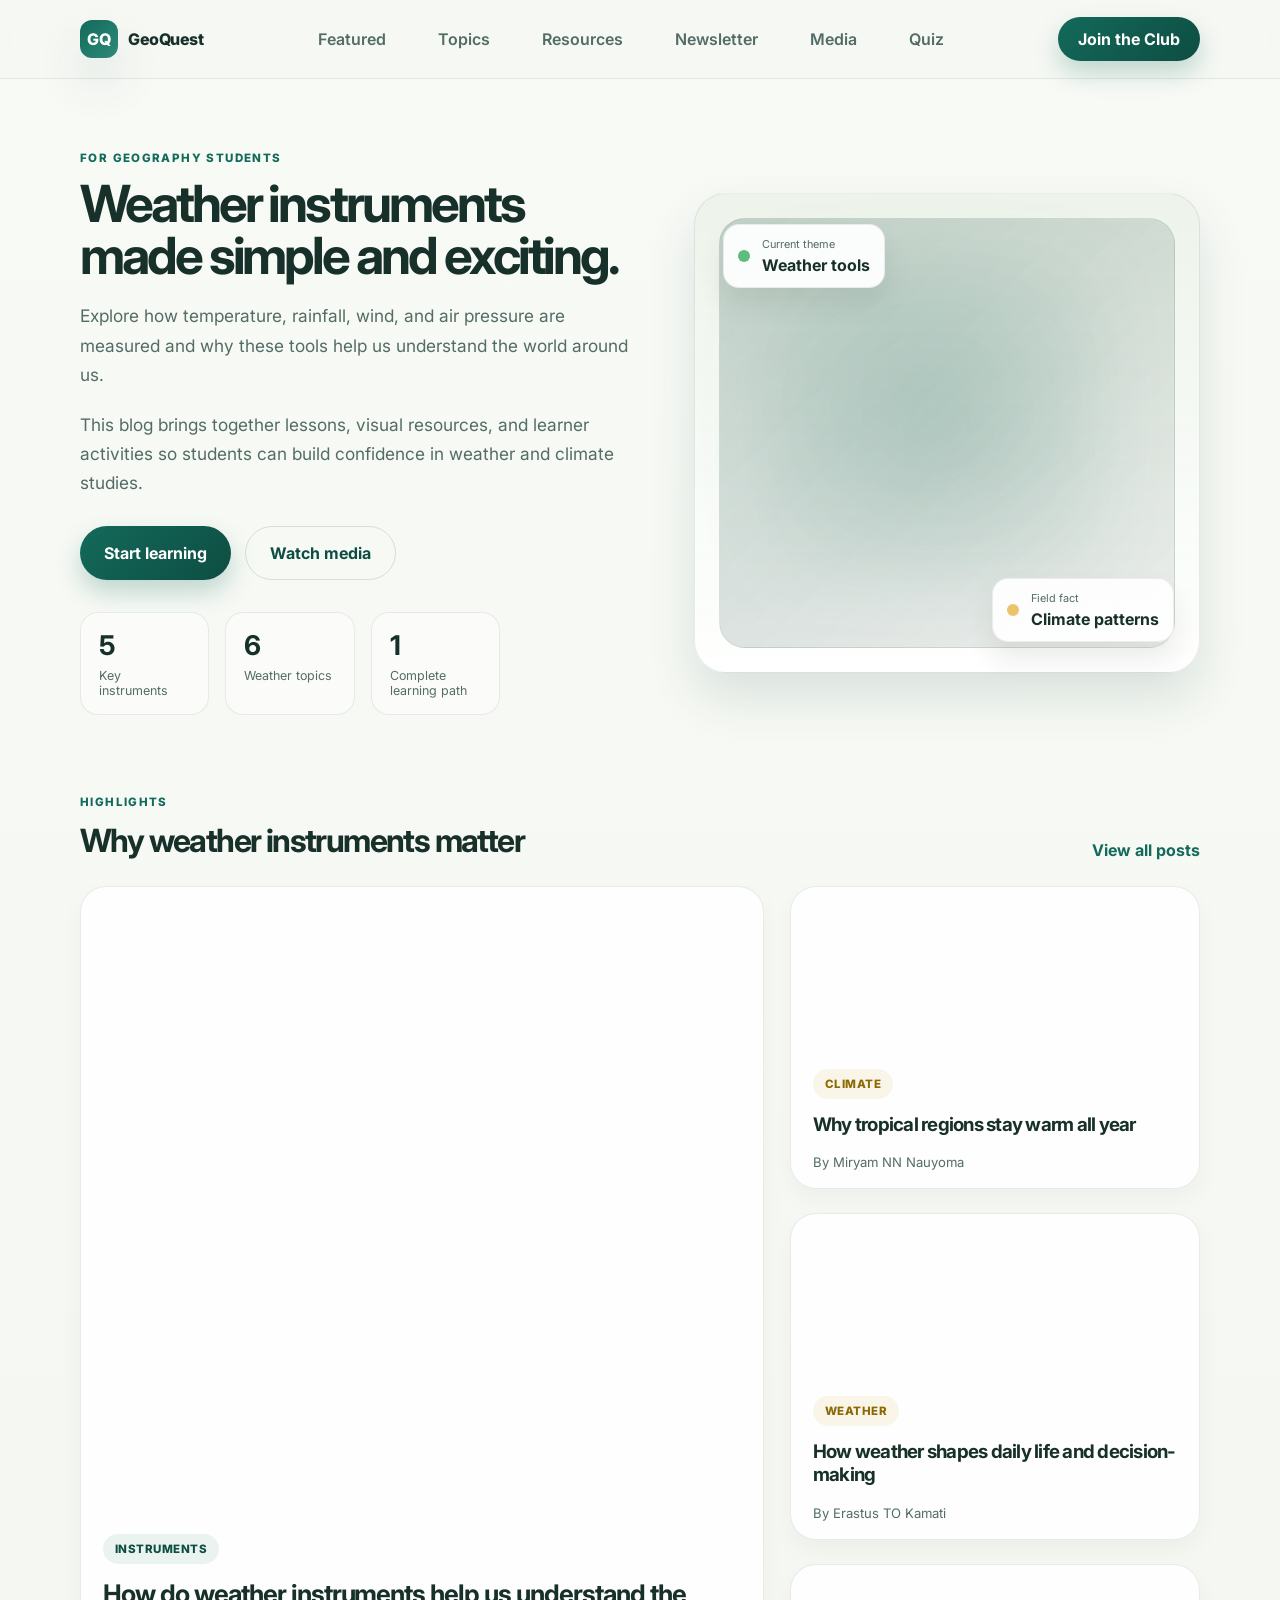
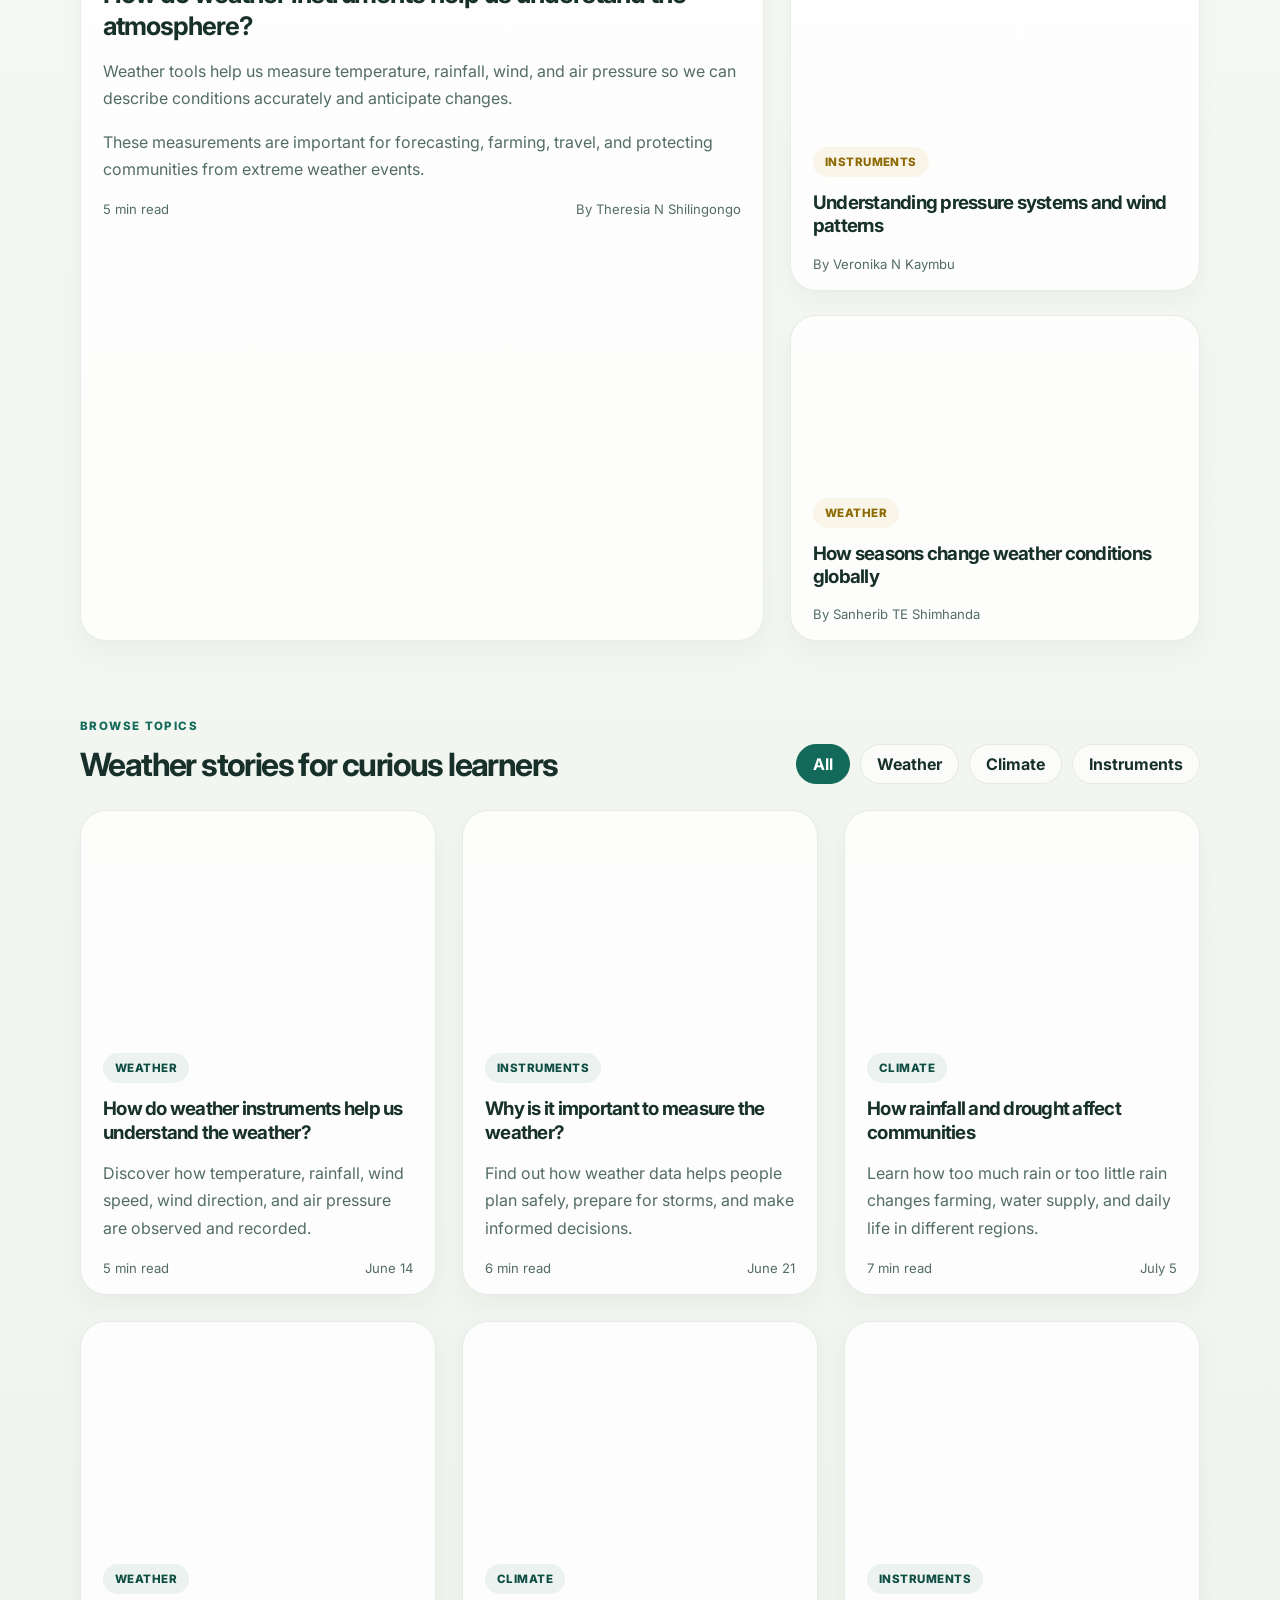
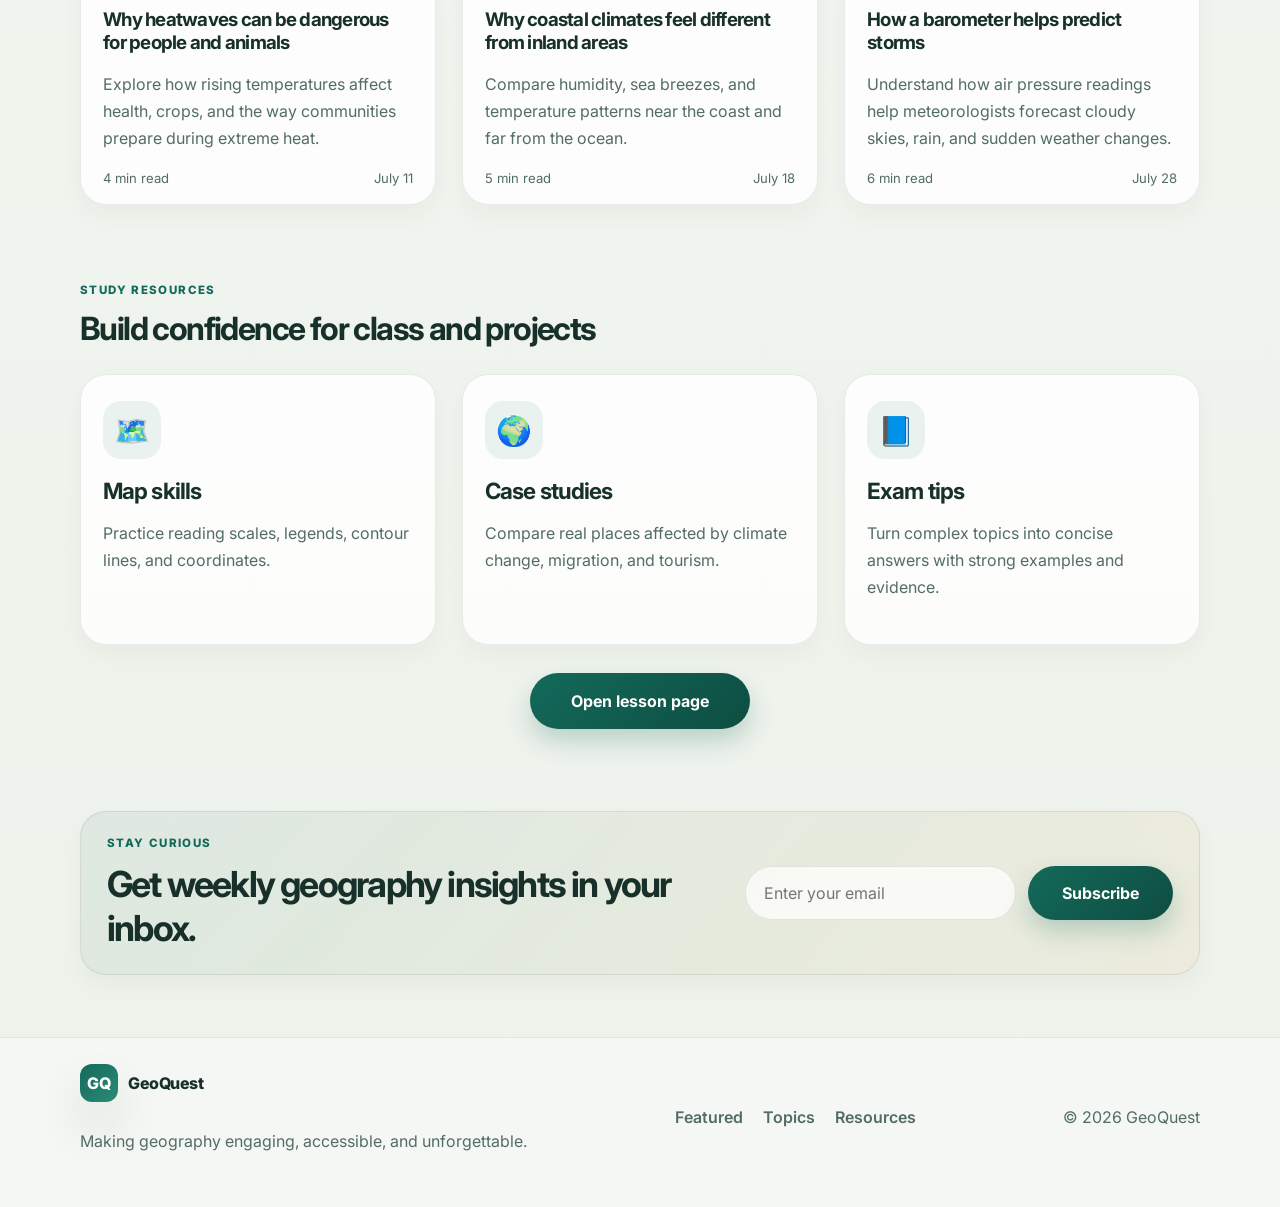
<file: index.html>
<!DOCTYPE html>
<html lang="en">
  <head>
    <meta charset="UTF-8" />
    <meta name="viewport" content="width=device-width, initial-scale=1.0" />
    <title>School Project | Geography Blog</title>
    <meta
      name="description"
      content="Educational geography blog for students exploring the Earth, climate, landscapes, and global cultures."
    />
    <link rel="preconnect" href="https://fonts.googleapis.com" />
    <link rel="preconnect" href="https://fonts.gstatic.com" crossorigin />
    <link
      href="https://fonts.googleapis.com/css2?family=Inter:wght@400;500;600;700;800&display=swap"
      rel="stylesheet"
    />
    <link rel="stylesheet" href="styles.css" />
  </head>
  <body>
    <div id="particles" aria-hidden="true"></div>
    <header class="site-header">
      <div class="container nav-wrap">
        <div class="brand">
          <span class="brand-mark">GQ</span>
          <span>GeoQuest</span>
        </div>
        <nav class="main-nav" aria-label="Main navigation">
          <a href="#featured">Featured</a>
          <a href="#topics">Topics</a>
          <a href="#resources">Resources</a>
          <a href="#newsletter">Newsletter</a>
          <a href="multimedia.html">Media</a>
          <a href="interaction.html">Quiz</a>
        </nav>
        <button class="nav-button">Join the Club</button>
      </div>
    </header>

    <main>
      <section class="hero">
        <div class="container hero-grid">
          <div class="hero-copy">
            <p class="eyebrow">For geography students</p>
            <h1>Weather instruments made simple and exciting.</h1>
            <p class="lead">
              Explore how temperature, rainfall, wind, and air pressure are measured and why these tools help us understand the world around us.
            </p>
            <p class="lead">
              This blog brings together lessons, visual resources, and learner activities so students can build confidence in weather and climate studies.
            </p>

            <div class="hero-actions">
              <a href="learning.html" class="primary-btn">Start learning</a>
              <a href="multimedia.html" class="secondary-btn">Watch media</a>
            </div>

            <ul class="hero-stats" aria-label="Key geography stats">
              <li><strong>5</strong><span>Key instruments</span></li>
              <li><strong>6</strong><span>Weather topics</span></li>
              <li><strong>1</strong><span>Complete learning path</span></li>
            </ul>
          </div>

          <div class="hero-visual" aria-label="Geography education illustration">
            <div class="map-card card-glow">
              <div class="map-image"></div>
              <div class="floating-note note-top">
                <span class="dot green"></span>
                <div>
                  <small>Current theme</small>
                  <strong>Weather tools</strong>
                </div>
              </div>
              <div class="floating-note note-bottom">
                <span class="dot gold"></span>
                <div>
                  <small>Field fact</small>
                  <strong>Climate patterns</strong>
                </div>
              </div>
            </div>
          </div>
        </div>
      </section>

      <section class="featured" id="featured">
        <div class="container section-header">
          <div>
            <p class="eyebrow">Highlights</p>
            <h2>Why weather instruments matter</h2>
          </div>
          <a href="#topics">View all posts</a>
        </div>

        <div class="container feature-layout">
          <article class="feature-card large-card">
            <div class="feature-image image-weather-tools"></div>
            <div class="feature-content">
              <span class="badge">Instruments</span>
              <h3>How do weather instruments help us understand the atmosphere?</h3>
              <p>
                Weather tools help us measure temperature, rainfall, wind, and air pressure so we can describe conditions accurately and anticipate changes.
              </p>
              <p>
                These measurements are important for forecasting, farming, travel, and protecting communities from extreme weather events.
              </p>
              <div class="meta-row">
                <span>5 min read</span>
                <span>By Theresia N Shilingongo</span>
              </div>
            </div>
          </article>

          <aside class="mini-features">
            <article class="feature-card small-card">
              <div class="mini-thumb thumb-climate"></div>
              <div class="mini-copy">
                <span class="badge alt">Climate</span>
                <h3>Why tropical regions stay warm all year</h3>
                <div class="meta-row">
                  <span>By Miryam NN Nauyoma</span>
                </div>
              </div>
            </article>

            <article class="feature-card small-card">
              <div class="mini-thumb thumb-river"></div>
              <div class="mini-copy">
                <span class="badge alt">Weather</span>
                <h3>How weather shapes daily life and decision-making</h3>
                <div class="meta-row">
                  <span>By Erastus TO Kamati</span>
                </div>
              </div>
            </article>

            <article class="feature-card small-card">
              <div class="mini-thumb thumb-climate"></div>
              <div class="mini-copy">
                <span class="badge alt">Instruments</span>
                <h3>Understanding pressure systems and wind patterns</h3>
                <div class="meta-row">
                  <span>By Veronika N Kaymbu</span>
                </div>
              </div>
            </article>

            <article class="feature-card small-card">
              <div class="mini-thumb thumb-river"></div>
              <div class="mini-copy">
                <span class="badge alt">Weather</span>
                <h3>How seasons change weather conditions globally</h3>
                <div class="meta-row">
                  <span>By Sanherib TE Shimhanda</span>
                </div>
              </div>
            </article>
          </aside>
        </div>
      </section>

      <section class="topics" id="topics">
        <div class="container section-header">
          <div>
            <p class="eyebrow">Browse topics</p>
            <h2>Weather stories for curious learners</h2>
          </div>
          <div class="filter-bar" aria-label="Article filters">
            <button class="filter-btn active" data-filter="all">All</button>
            <button class="filter-btn" data-filter="weather">Weather</button>
            <button class="filter-btn" data-filter="climate">Climate</button>
            <button class="filter-btn" data-filter="instruments">Instruments</button>
          </div>
        </div>

        <div class="container article-grid">
          <article class="post-card" data-category="weather">
            <div class="post-image image-weather-one"></div>
            <div class="post-body">
              <span class="badge">Weather</span>
              <h3>How do weather instruments help us understand the weather?</h3>
              <p>Discover how temperature, rainfall, wind speed, wind direction, and air pressure are observed and recorded.</p>
              <div class="meta-row">
                <span>5 min read</span>
                <span>June 14</span>
              </div>
            </div>
          </article>

          <article class="post-card" data-category="instruments">
            <div class="post-image image-weather-two"></div>
            <div class="post-body">
              <span class="badge">Instruments</span>
              <h3>Why is it important to measure the weather?</h3>
              <p>Find out how weather data helps people plan safely, prepare for storms, and make informed decisions.</p>
              <div class="meta-row">
                <span>6 min read</span>
                <span>June 21</span>
              </div>
            </div>
          </article>

          <article class="post-card" data-category="climate">
            <div class="post-image image-weather-three"></div>
            <div class="post-body">
              <span class="badge">Climate</span>
              <h3>How rainfall and drought affect communities</h3>
              <p>Learn how too much rain or too little rain changes farming, water supply, and daily life in different regions.</p>
              <div class="meta-row">
                <span>7 min read</span>
                <span>July 5</span>
              </div>
            </div>
          </article>

          <article class="post-card" data-category="weather">
            <div class="post-image image-weather-four"></div>
            <div class="post-body">
              <span class="badge">Weather</span>
              <h3>Why heatwaves can be dangerous for people and animals</h3>
              <p>Explore how rising temperatures affect health, crops, and the way communities prepare during extreme heat.</p>
              <div class="meta-row">
                <span>4 min read</span>
                <span>July 11</span>
              </div>
            </div>
          </article>

          <article class="post-card" data-category="climate">
            <div class="post-image image-weather-five"></div>
            <div class="post-body">
              <span class="badge">Climate</span>
              <h3>Why coastal climates feel different from inland areas</h3>
              <p>Compare humidity, sea breezes, and temperature patterns near the coast and far from the ocean.</p>
              <div class="meta-row">
                <span>5 min read</span>
                <span>July 18</span>
              </div>
            </div>
          </article>

          <article class="post-card" data-category="instruments">
            <div class="post-image image-weather-six"></div>
            <div class="post-body">
              <span class="badge">Instruments</span>
              <h3>How a barometer helps predict storms</h3>
              <p>Understand how air pressure readings help meteorologists forecast cloudy skies, rain, and sudden weather changes.</p>
              <div class="meta-row">
                <span>6 min read</span>
                <span>July 28</span>
              </div>
            </div>
          </article>
        </div>
      </section>

      <section class="resources" id="resources">
        <div class="container section-header">
          <div>
            <p class="eyebrow">Study resources</p>
            <h2>Build confidence for class and projects</h2>
          </div>
        </div>

        <div class="container resource-grid">
          <div class="resource-card">
            <div class="icon">🗺️</div>
            <h3>Map skills</h3>
            <p>Practice reading scales, legends, contour lines, and coordinates.</p>
          </div>
          <div class="resource-card">
            <div class="icon">🌍</div>
            <h3>Case studies</h3>
            <p>Compare real places affected by climate change, migration, and tourism.</p>
          </div>
          <div class="resource-card">
            <div class="icon">📘</div>
            <h3>Exam tips</h3>
            <p>Turn complex topics into concise answers with strong examples and evidence.</p>
          </div>
        </div>

        <div class="container lesson-cta-wrap">
          <a href="learning.html" class="primary-btn lesson-cta-btn">Open lesson page</a>
        </div>
      </section>

      <section class="newsletter" id="newsletter">
        <div class="container newsletter-box">
          <div>
            <p class="eyebrow">Stay curious</p>
            <h2>Get weekly geography insights in your inbox.</h2>
          </div>
          <form class="newsletter-form">
            <input type="email" placeholder="Enter your email" aria-label="Email address" />
            <button type="submit">Subscribe</button>
          </form>
        </div>
      </section>
    </main>

    <footer class="site-footer">
      <div class="container footer-wrap">
        <div>
          <div class="brand footer-brand">
            <span class="brand-mark">GQ</span>
            <span>GeoQuest</span>
          </div>
          <p>Making geography engaging, accessible, and unforgettable.</p>
        </div>
        <div class="footer-links">
          <a href="#featured">Featured</a>
          <a href="#topics">Topics</a>
          <a href="#resources">Resources</a>
        </div>
        <p class="copyright">© <span id="year"></span> GeoQuest</p>
      </div>
    </footer>

    <script src="script.js"></script>
  </body>
</html>
</file>
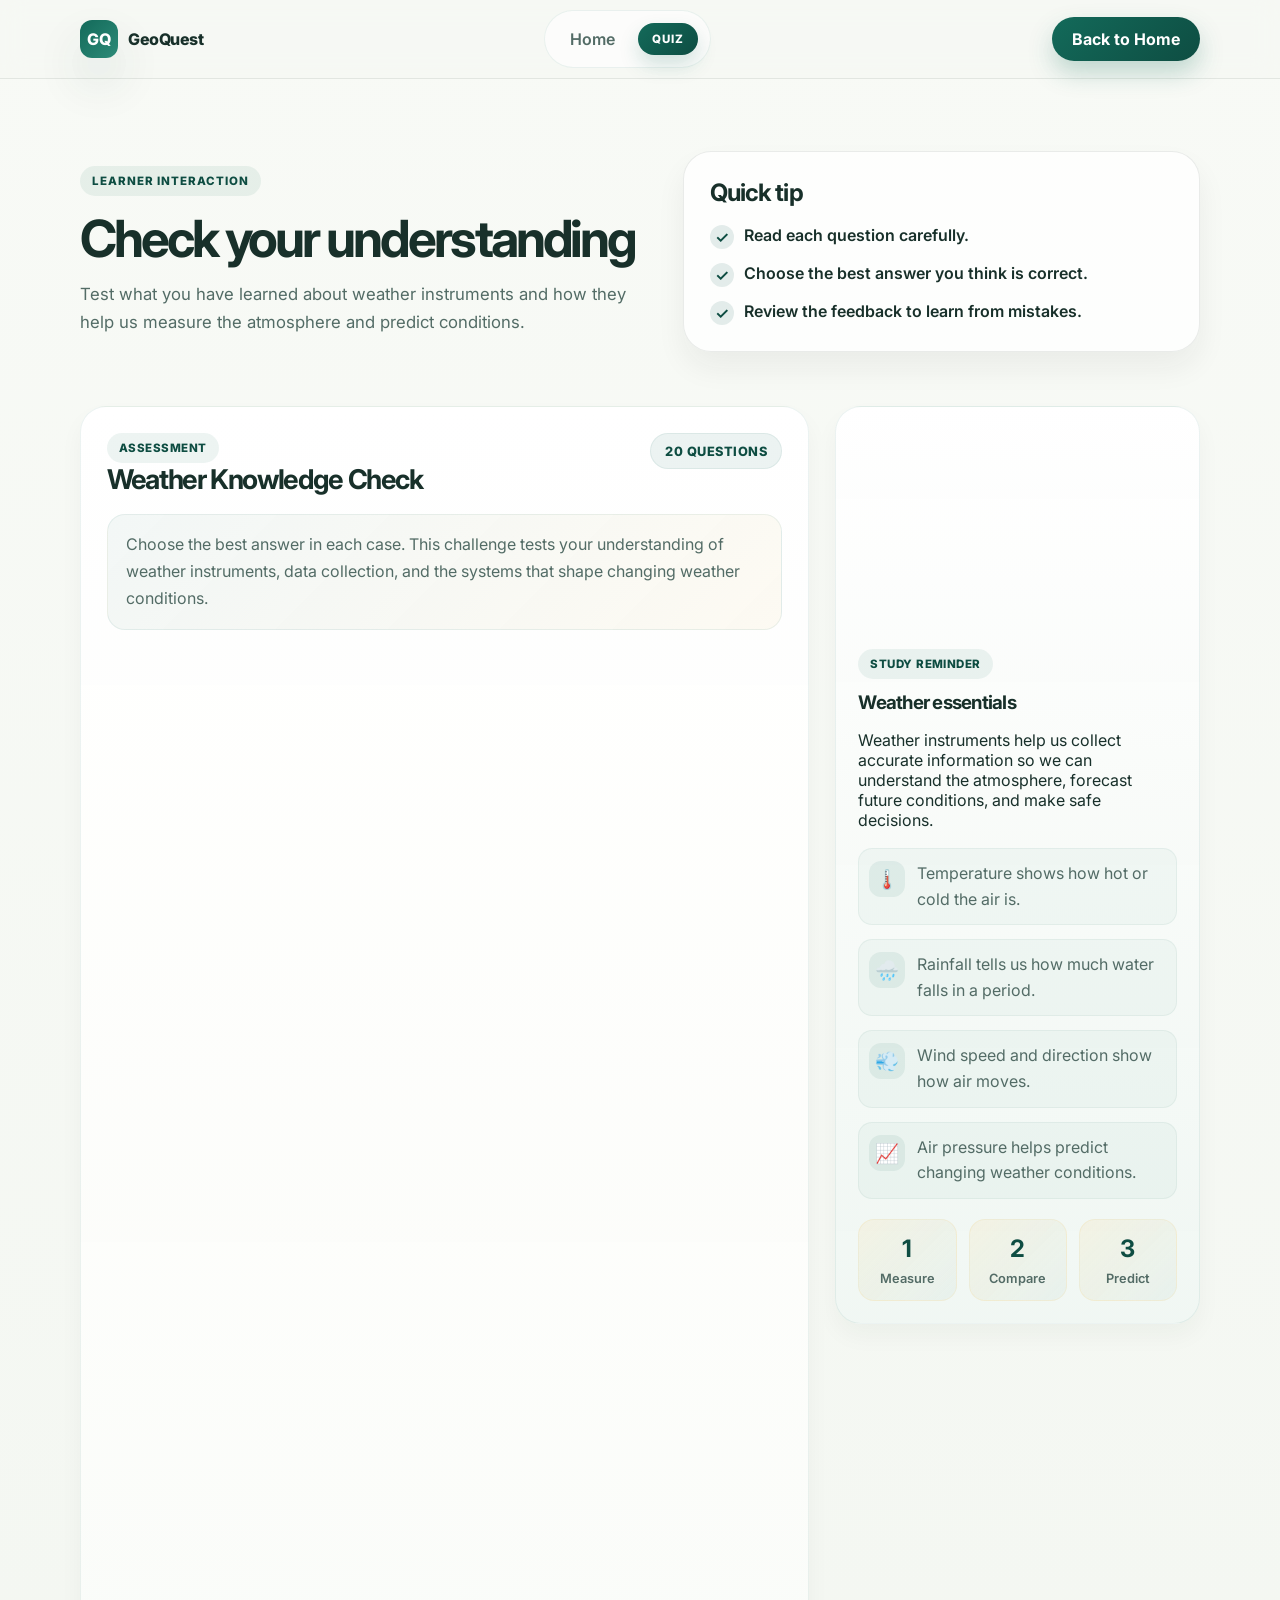
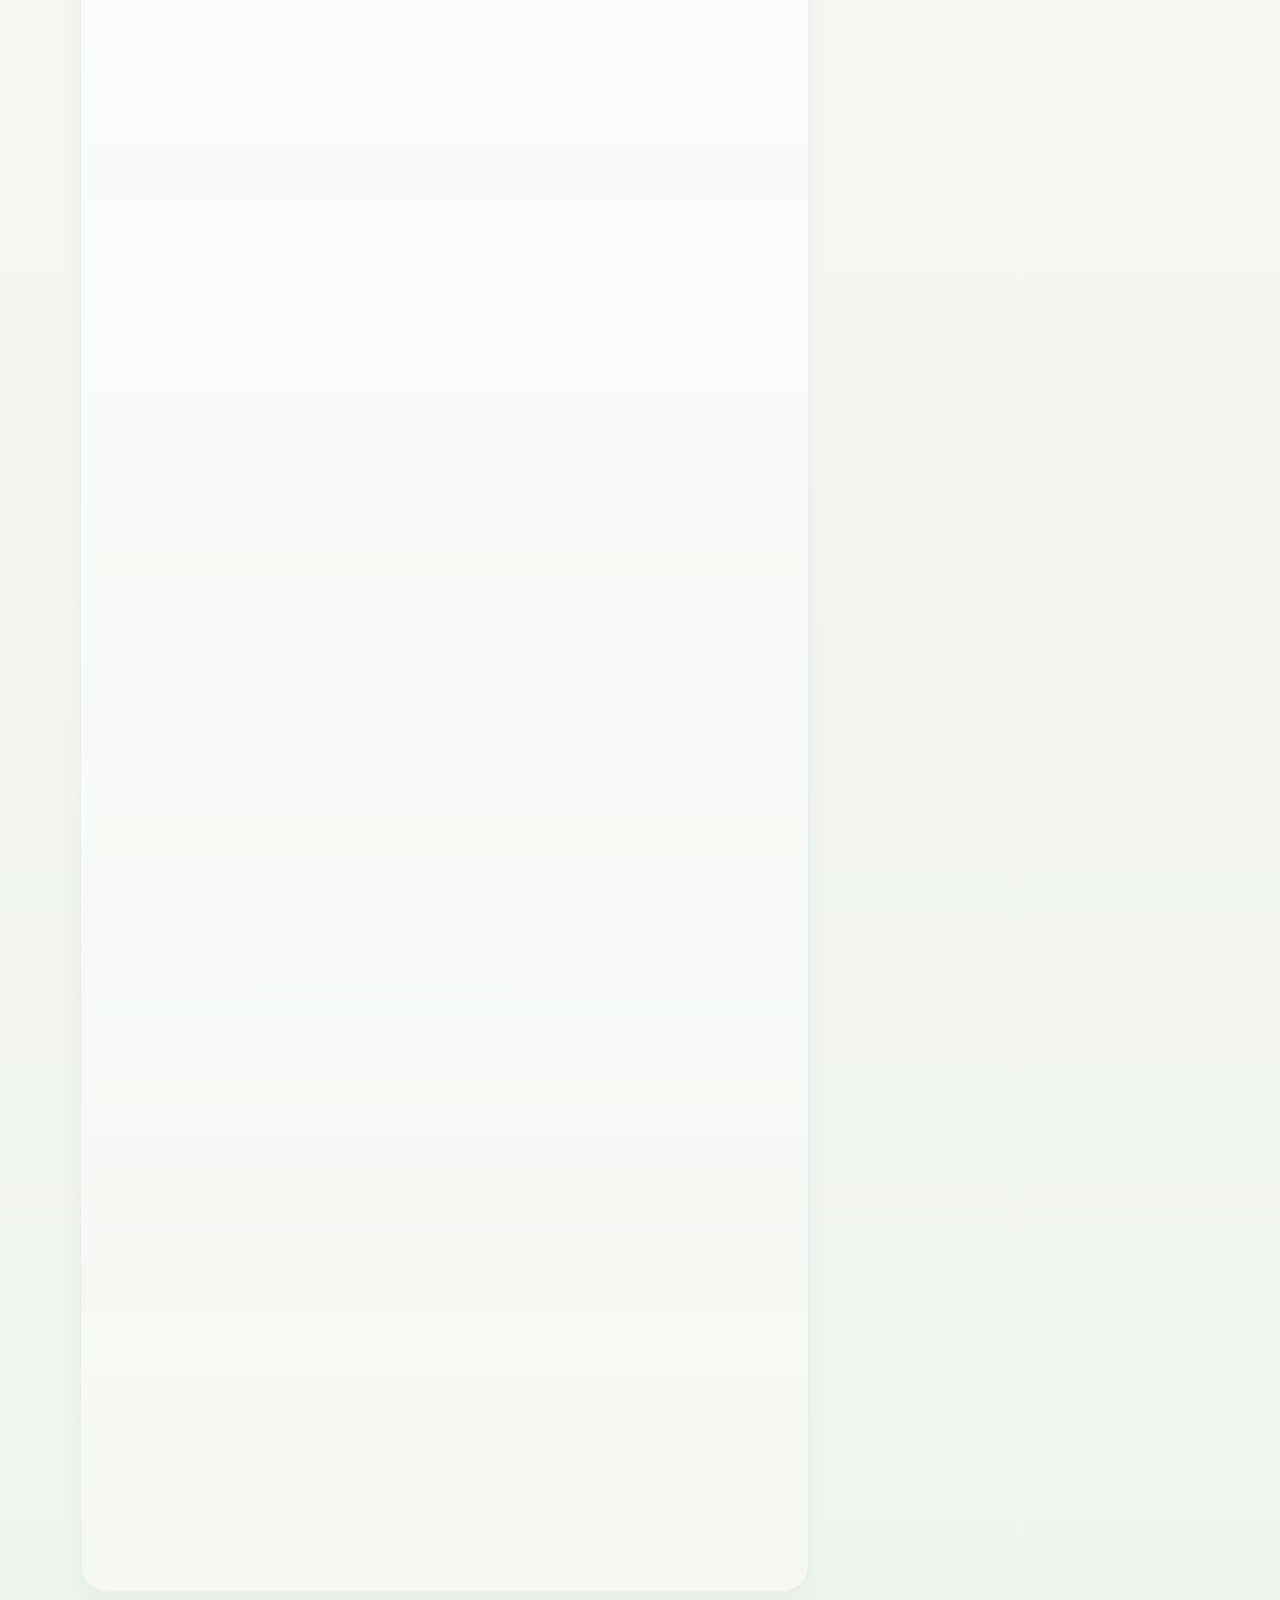
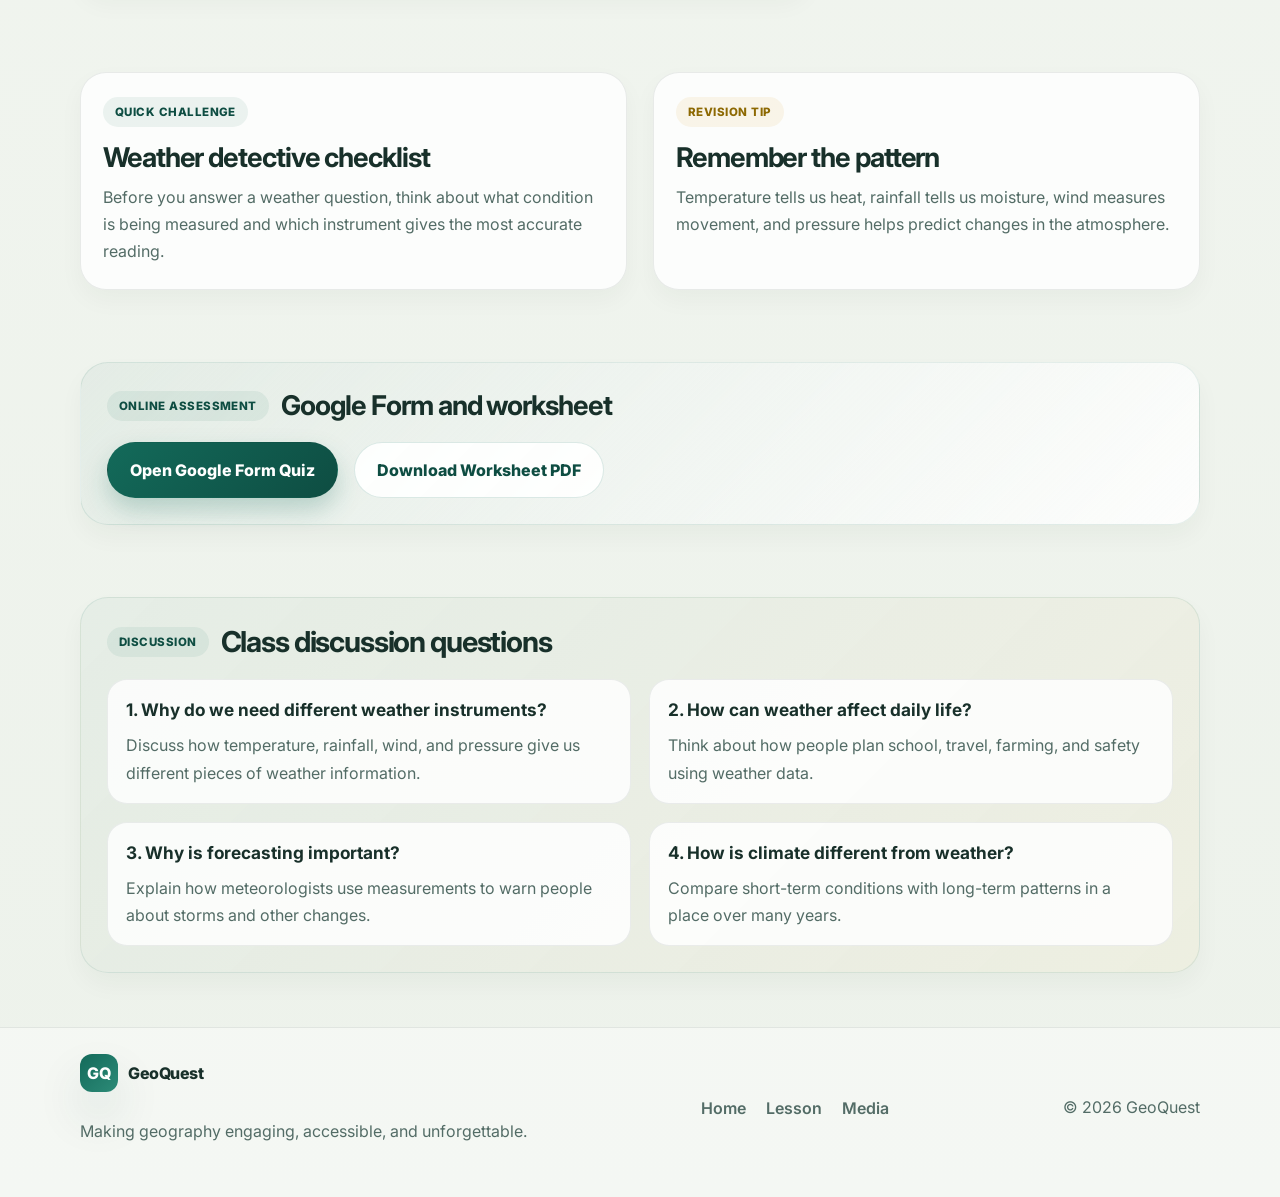
<file: interaction.html>
<!DOCTYPE html>
<html lang="en">
  <head>
    <meta charset="UTF-8" />
    <meta name="viewport" content="width=device-width, initial-scale=1.0" />
    <title>Interaction | GeoQuest</title>
    <meta
      name="description"
      content="Learner interaction page with a short weather quiz for geography students."
    />
    <link rel="preconnect" href="https://fonts.googleapis.com" />
    <link rel="preconnect" href="https://fonts.gstatic.com" crossorigin />
    <link
      href="https://fonts.googleapis.com/css2?family=Inter:wght@400;500;600;700;800&display=swap"
      rel="stylesheet"
    />
    <link rel="stylesheet" href="styles.css" />
  </head>
  <body class="learning-page">
    <div id="particles" aria-hidden="true"></div>
    <header class="site-header">
      <div class="container nav-wrap">
        <div class="brand">
          <span class="brand-mark">GQ</span>
          <span>GeoQuest</span>
        </div>
        <nav class="main-nav quiz-top-nav" aria-label="Main navigation">
          <a href="index.html">Home</a>
          <span class="nav-page-tag">Quiz</span>
        </nav>
        <a href="index.html" class="nav-button">Back to Home</a>
      </div>
    </header>

    <main>
      <section class="page-hero" id="quiz">
        <div class="container page-hero-inner">
          <div>
            <span class="page-badge">Learner Interaction</span>
            <h1>Check your understanding</h1>
            <p>
              Test what you have learned about weather instruments and how they help us measure the
              atmosphere and predict conditions.
            </p>
          </div>

          <div class="page-hero-card">
            <h3>Quick tip</h3>
            <ul class="lesson-checklist">
              <li>Read each question carefully.</li>
              <li>Choose the best answer you think is correct.</li>
              <li>Review the feedback to learn from mistakes.</li>
            </ul>
          </div>
        </div>
      </section>

      <section class="learning-section">
        <div class="container quiz-grid">
          <div class="quiz-panel">
            <div class="quiz-header-row">
              <div>
                <span class="badge">Assessment</span>
                <h3>Weather Knowledge Check</h3>
              </div>
              <span class="quiz-score-chip">20 questions</span>
            </div>

            <div class="quiz-brief">
              <p>
                Choose the best answer in each case. This challenge tests your understanding of weather
                instruments, data collection, and the systems that shape changing weather conditions.
              </p>
            </div>

            <iframe src="https://docs.google.com/forms/d/e/1FAIpQLSdQV1tONeHNdbe85Sv6L-UlTJt5DfUYBTwqGf8hG_er1GJySw/viewform?embedded=true" width="100%" height="2513" frameborder="0" marginheight="0" marginwidth="0">Loading…</iframe>
          </div>

          <aside class="quiz-card">
            <div class="media-visual video-one" aria-label="Study illustration"></div>
            <div class="media-copy">
              <span class="badge">Study reminder</span>
              <h3>Weather essentials</h3>
              <p>
                Weather instruments help us collect accurate information so we can understand the atmosphere,
                forecast future conditions, and make safe decisions.
              </p>

              <div class="mini-study-list">
                <div>
                  <strong>🌡️</strong>
                  <span>Temperature shows how hot or cold the air is.</span>
                </div>
                <div>
                  <strong>🌧️</strong>
                  <span>Rainfall tells us how much water falls in a period.</span>
                </div>
                <div>
                  <strong>💨</strong>
                  <span>Wind speed and direction show how air moves.</span>
                </div>
                <div>
                  <strong>📈</strong>
                  <span>Air pressure helps predict changing weather conditions.</span>
                </div>
              </div>

              <div class="quiz-tip-grid">
                <div>
                  <strong>1</strong>
                  <span>Measure</span>
                </div>
                <div>
                  <strong>2</strong>
                  <span>Compare</span>
                </div>
                <div>
                  <strong>3</strong>
                  <span>Predict</span>
                </div>
              </div>
            </div>
          </aside>
        </div>
      </section>

      <section class="learning-section">
        <div class="container">
          <div class="full-width-info">
            <div class="info-block">
              <span class="badge">Quick challenge</span>
              <h3>Weather detective checklist</h3>
              <p>Before you answer a weather question, think about what condition is being measured and which instrument gives the most accurate reading.</p>
            </div>

            <div class="info-block">
              <span class="badge alt">Revision tip</span>
              <h3>Remember the pattern</h3>
              <p>Temperature tells us heat, rainfall tells us moisture, wind measures movement, and pressure helps predict changes in the atmosphere.</p>
            </div>
          </div>
        </div>
      </section>

      <section class="learning-section">
        <div class="container">
          <div class="assessment-links-panel">
            <div class="assessment-links-header">
              <span class="badge">Online assessment</span>
              <h3>Google Form and worksheet</h3>
            </div>

            <div class="assessment-links-grid">
              <a class="assessment-link primary" href="https://docs.google.com/forms/" target="_blank" rel="noreferrer">
                Open Google Form Quiz
              </a>
              <a class="assessment-link" href="assets/weather-worksheet.pdf" download>
                Download Worksheet PDF
              </a>
            </div>
          </div>
        </div>
      </section>

      <section class="learning-section">
        <div class="container">
          <div class="discussion-panel">
            <div class="discussion-header">
              <span class="badge">Discussion</span>
              <h3>Class discussion questions</h3>
            </div>

            <div class="discussion-grid">
              <div class="discussion-card">
                <h4>1. Why do we need different weather instruments?</h4>
                <p>Discuss how temperature, rainfall, wind, and pressure give us different pieces of weather information.</p>
              </div>

              <div class="discussion-card">
                <h4>2. How can weather affect daily life?</h4>
                <p>Think about how people plan school, travel, farming, and safety using weather data.</p>
              </div>

              <div class="discussion-card">
                <h4>3. Why is forecasting important?</h4>
                <p>Explain how meteorologists use measurements to warn people about storms and other changes.</p>
              </div>

              <div class="discussion-card">
                <h4>4. How is climate different from weather?</h4>
                <p>Compare short-term conditions with long-term patterns in a place over many years.</p>
              </div>
            </div>
          </div>
        </div>
      </section>
    </main>

    <footer class="site-footer">
      <div class="container footer-wrap">
        <div>
          <div class="brand footer-brand">
            <span class="brand-mark">GQ</span>
            <span>GeoQuest</span>
          </div>
          <p>Making geography engaging, accessible, and unforgettable.</p>
        </div>
        <div class="footer-links">
          <a href="index.html">Home</a>
          <a href="learning.html">Lesson</a>
          <a href="multimedia.html">Media</a>
        </div>
        <p class="copyright">© <span id="year"></span> GeoQuest</p>
      </div>
    </footer>

    <script src="script.js"></script>
  </body>
</html>
</file>
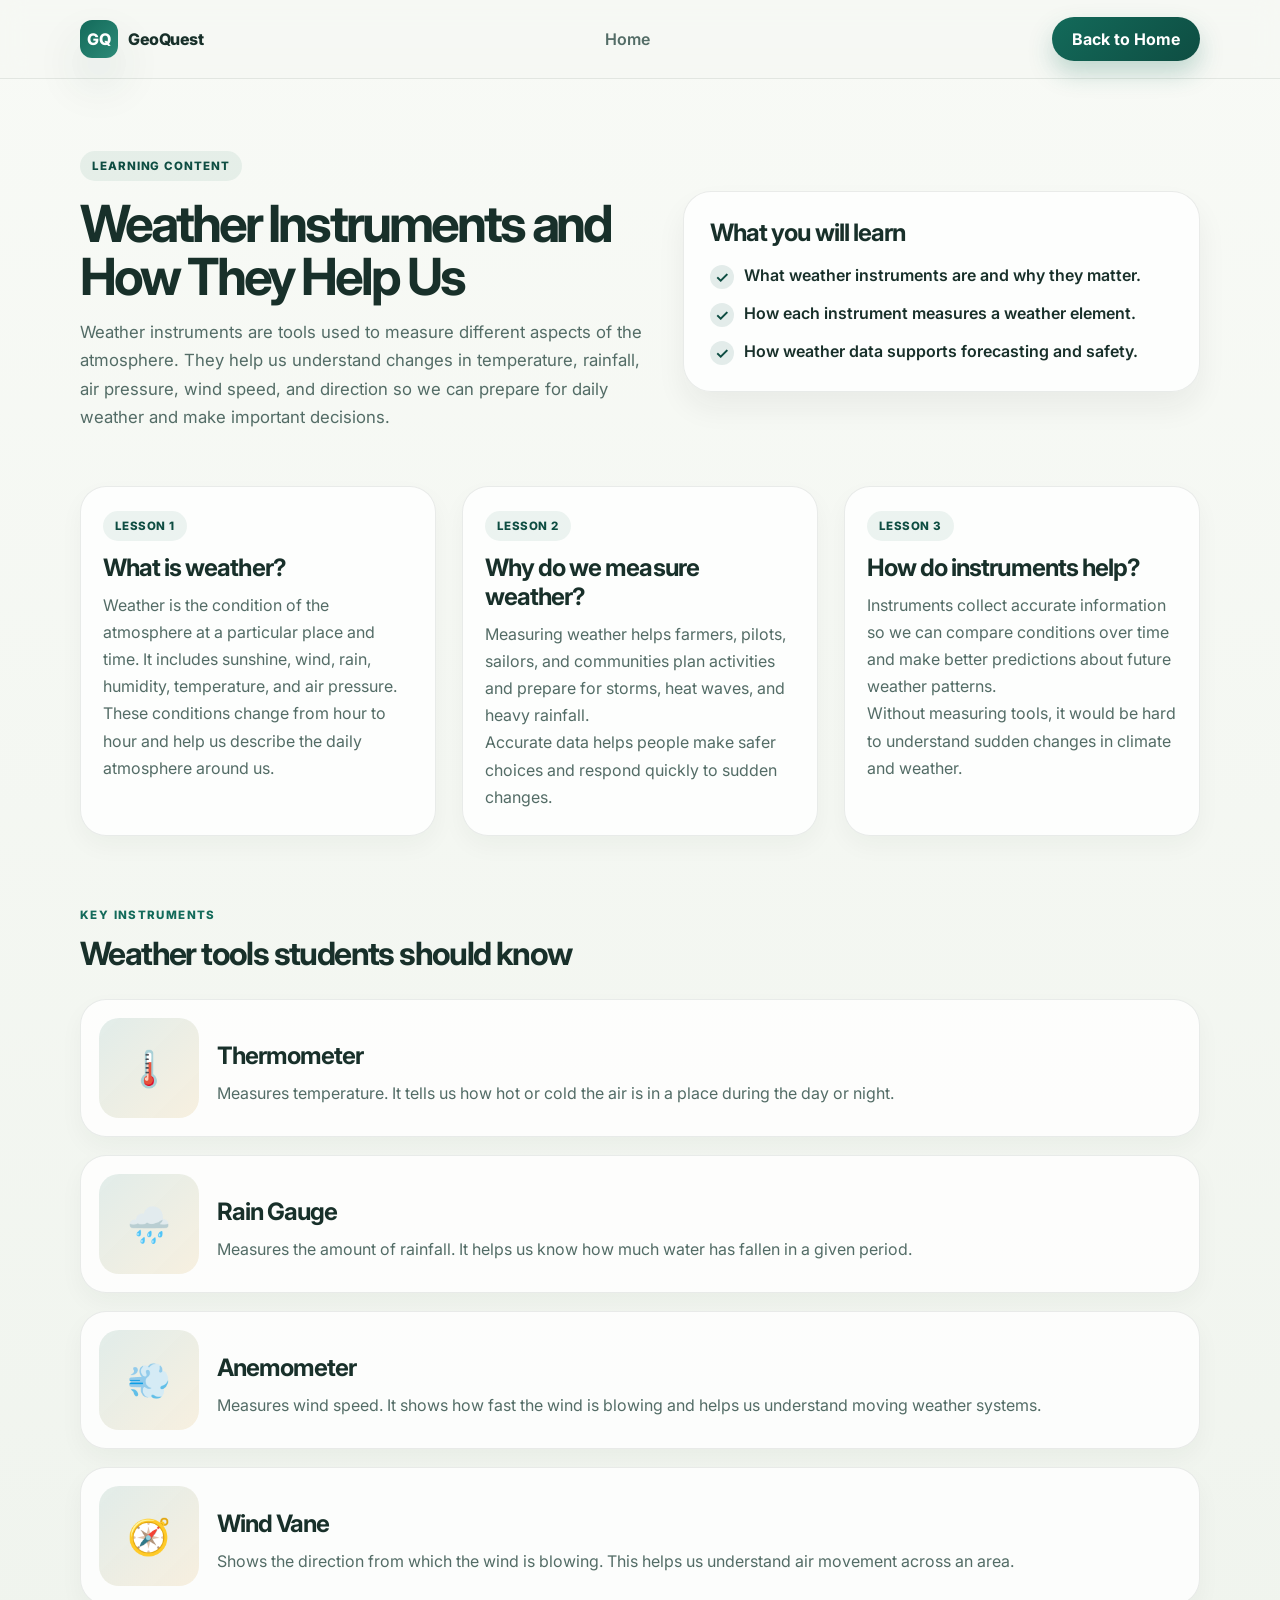
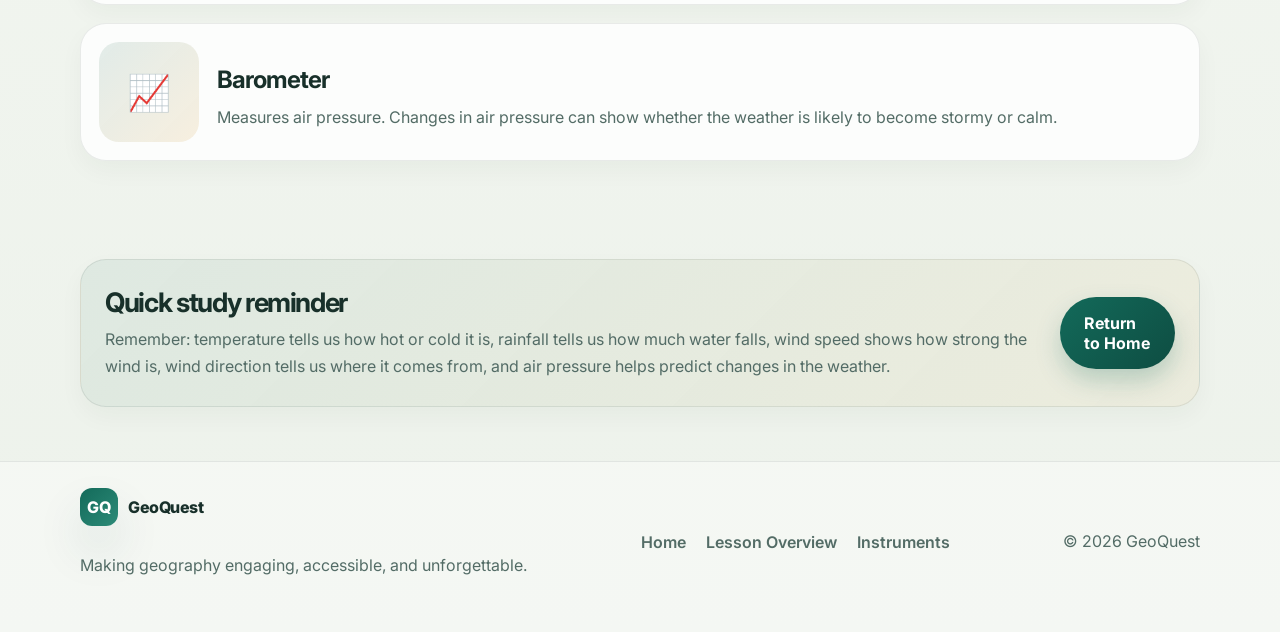
<file: learning.html>
<!DOCTYPE html>
<html lang="en">
  <head>
    <meta charset="UTF-8" />
    <meta name="viewport" content="width=device-width, initial-scale=1.0" />
    <title>Learning Page | GeoQuest</title>
    <meta
      name="description"
      content="Weather instruments learning page with lessons, key instruments, and study guidance."
    />
    <link rel="preconnect" href="https://fonts.googleapis.com" />
    <link rel="preconnect" href="https://fonts.gstatic.com" crossorigin />
    <link
      href="https://fonts.googleapis.com/css2?family=Inter:wght@400;500;600;700;800&display=swap"
      rel="stylesheet"
    />
    <link rel="stylesheet" href="styles.css" />
  </head>
  <body class="learning-page">
    <div id="particles" aria-hidden="true"></div>
    <header class="site-header">
      <div class="container nav-wrap">
        <div class="brand">
          <span class="brand-mark">GQ</span>
          <span>GeoQuest</span>
        </div>
        <nav class="main-nav" aria-label="Main navigation">
          <a href="index.html">Home</a>
        </nav>
        <a href="index.html" class="nav-button">Back to Home</a>
      </div>
    </header>

    <main>
      <section class="page-hero" id="lesson-overview">
        <div class="container page-hero-inner">
          <div>
            <span class="page-badge">Learning Content</span>
            <h1>Weather Instruments and How They Help Us</h1>
            <p>
              Weather instruments are tools used to measure different aspects of the atmosphere.
              They help us understand changes in temperature, rainfall, air pressure, wind speed,
              and direction so we can prepare for daily weather and make important decisions.
            </p>
          </div>

          <div class="page-hero-card">
            <h3>What you will learn</h3>
            <ul class="lesson-checklist">
              <li>What weather instruments are and why they matter.</li>
              <li>How each instrument measures a weather element.</li>
              <li>How weather data supports forecasting and safety.</li>
            </ul>
          </div>
        </div>
      </section>

      <section class="learning-section">
        <div class="container content-grid">
          <article class="lesson-card">
            <span class="badge">Lesson 1</span>
            <h3>What is weather?</h3>
            <p>
              Weather is the condition of the atmosphere at a particular place and time. It includes
              sunshine, wind, rain, humidity, temperature, and air pressure.
            </p>
            <p>
              These conditions change from hour to hour and help us describe the daily atmosphere around us.
            </p>
          </article>

          <article class="lesson-card">
            <span class="badge">Lesson 2</span>
            <h3>Why do we measure weather?</h3>
            <p>
              Measuring weather helps farmers, pilots, sailors, and communities plan activities and
              prepare for storms, heat waves, and heavy rainfall.
            </p>
            <p>
              Accurate data helps people make safer choices and respond quickly to sudden changes.
            </p>
          </article>

          <article class="lesson-card">
            <span class="badge">Lesson 3</span>
            <h3>How do instruments help?</h3>
            <p>
              Instruments collect accurate information so we can compare conditions over time and make
              better predictions about future weather patterns.
            </p>
            <p>
              Without measuring tools, it would be hard to understand sudden changes in climate and weather.
            </p>
          </article>
        </div>
      </section>

      <section class="learning-section" id="instruments">
        <div class="container">
          <div class="section-header">
            <div>
              <p class="eyebrow">Key instruments</p>
              <h2>Weather tools students should know</h2>
            </div>
          </div>

          <div class="instrument-list">
            <article class="instrument-card">
              <div class="instrument-icon" aria-hidden="true">🌡️</div>
              <div>
                <h3>Thermometer</h3>
                <p>
                  Measures temperature. It tells us how hot or cold the air is in a place during the
                  day or night.
                </p>
              </div>
            </article>

            <article class="instrument-card">
              <div class="instrument-icon" aria-hidden="true">🌧️</div>
              <div>
                <h3>Rain Gauge</h3>
                <p>
                  Measures the amount of rainfall. It helps us know how much water has fallen in a given
                  period.
                </p>
              </div>
            </article>

            <article class="instrument-card">
              <div class="instrument-icon" aria-hidden="true">💨</div>
              <div>
                <h3>Anemometer</h3>
                <p>
                  Measures wind speed. It shows how fast the wind is blowing and helps us understand
                  moving weather systems.
                </p>
              </div>
            </article>

            <article class="instrument-card">
              <div class="instrument-icon" aria-hidden="true">🧭</div>
              <div>
                <h3>Wind Vane</h3>
                <p>
                  Shows the direction from which the wind is blowing. This helps us understand air movement
                  across an area.
                </p>
              </div>
            </article>

            <article class="instrument-card">
              <div class="instrument-icon" aria-hidden="true">📈</div>
              <div>
                <h3>Barometer</h3>
                <p>
                  Measures air pressure. Changes in air pressure can show whether the weather is likely to
                  become stormy or calm.
                </p>
              </div>
            </article>
          </div>
        </div>
      </section>

      <section class="learning-section" id="study-guide">
        <div class="container">
          <div class="learning-cta">
            <div>
              <h3>Quick study reminder</h3>
              <p>
                Remember: temperature tells us how hot or cold it is, rainfall tells us how much water falls,
                wind speed shows how strong the wind is, wind direction tells us where it comes from, and air
                pressure helps predict changes in the weather.
              </p>
            </div>
            <a href="index.html" class="primary-btn">Return to Home</a>
          </div>
        </div>
      </section>
    </main>

    <footer class="site-footer">
      <div class="container footer-wrap">
        <div>
          <div class="brand footer-brand">
            <span class="brand-mark">GQ</span>
            <span>GeoQuest</span>
          </div>
          <p>Making geography engaging, accessible, and unforgettable.</p>
        </div>
        <div class="footer-links">
          <a href="index.html">Home</a>
          <a href="#lesson-overview">Lesson Overview</a>
          <a href="#instruments">Instruments</a>
        </div>
        <p class="copyright">© <span id="year"></span> GeoQuest</p>
      </div>
    </footer>

    <script src="script.js"></script>
  </body>
</html>
</file>
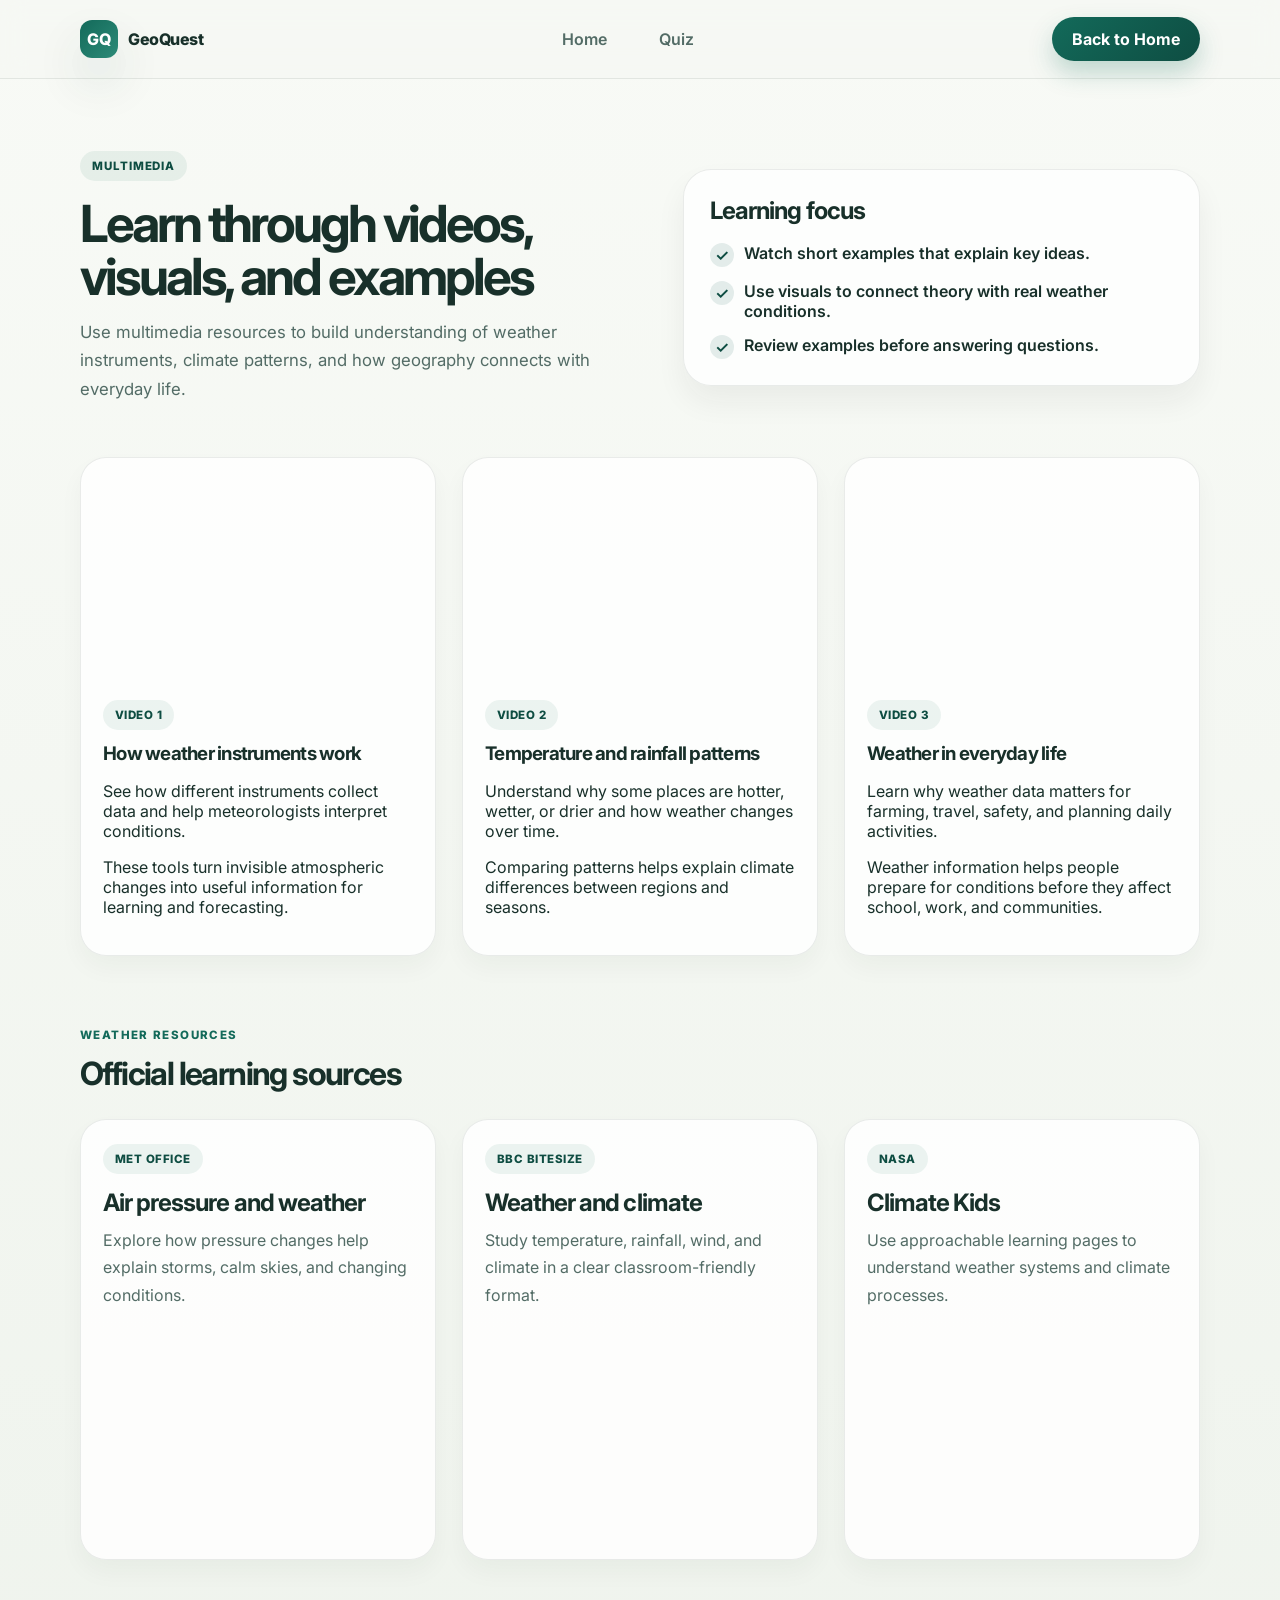
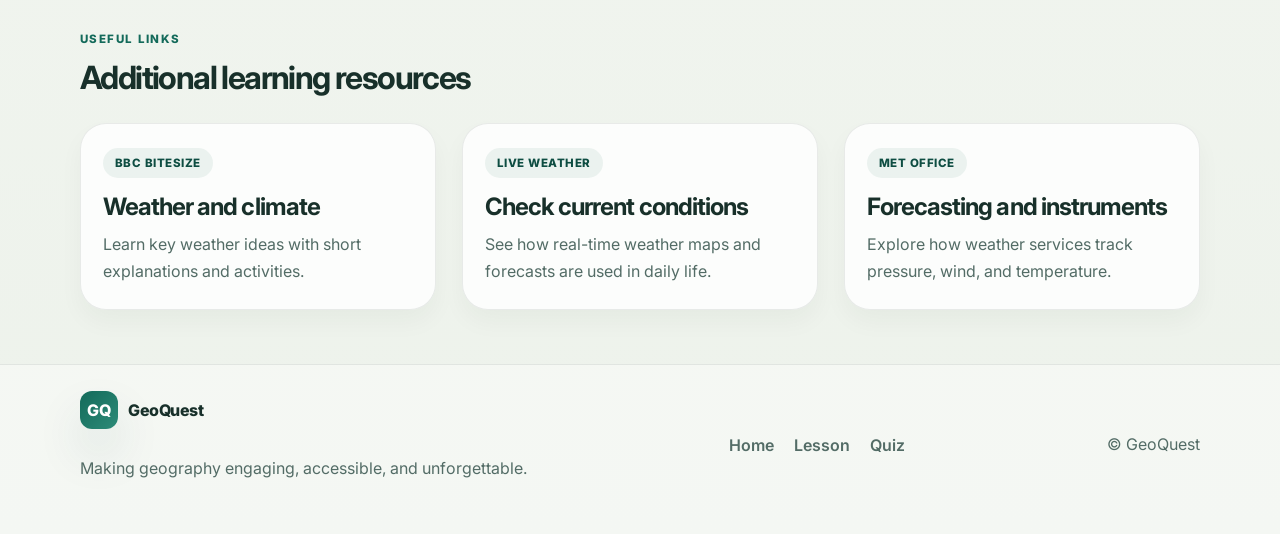
<file: multimedia.html>
<!DOCTYPE html>
<html lang="en">
  <head>
    <meta charset="UTF-8" />
    <meta name="viewport" content="width=device-width, initial-scale=1.0" />
    <title>Multimedia | GeoQuest</title>
    <meta
      name="description"
      content="Multimedia learning page with weather videos, animations, and study support for geography students."
    />
    <link rel="preconnect" href="https://fonts.googleapis.com" />
    <link rel="preconnect" href="https://fonts.gstatic.com" crossorigin />
    <link
      href="https://fonts.googleapis.com/css2?family=Inter:wght@400;500;600;700;800&display=swap"
      rel="stylesheet"
    />
    <link rel="stylesheet" href="styles.css" />
  </head>
  <body class="learning-page">
    <div id="particles" aria-hidden="true"></div>
    <header class="site-header">
      <div class="container nav-wrap">
        <div class="brand">
          <span class="brand-mark">GQ</span>
          <span>GeoQuest</span>
        </div>
        <nav class="main-nav" aria-label="Main navigation">
          <a href="index.html">Home</a>
          <a href="interaction.html">Quiz</a>
        </nav>
        <a href="index.html" class="nav-button">Back to Home</a>
      </div>
    </header>

    <main>
      <section class="page-hero" id="media-library">
        <div class="container page-hero-inner">
          <div>
            <span class="page-badge">Multimedia</span>
            <h1>Learn through videos, visuals, and examples</h1>
            <p>
              Use multimedia resources to build understanding of weather instruments, climate patterns,
              and how geography connects with everyday life.
            </p>
          </div>

          <div class="page-hero-card">
            <h3>Learning focus</h3>
            <ul class="lesson-checklist">
              <li>Watch short examples that explain key ideas.</li>
              <li>Use visuals to connect theory with real weather conditions.</li>
              <li>Review examples before answering questions.</li>
            </ul>
          </div>
        </div>
      </section>

      <section class="learning-section">
        <div class="container media-grid">
          <article class="media-card">
            <div class="media-visual video-one" aria-label="Weather lesson illustration"></div>
            <div class="media-copy">
              <span class="badge">Video 1</span>
              <h3>How weather instruments work</h3>
              <p>See how different instruments collect data and help meteorologists interpret conditions.</p>
              <p>These tools turn invisible atmospheric changes into useful information for learning and forecasting.</p>
            </div>
          </article>

          <article class="media-card">
            <div class="media-visual video-two" aria-label="Climate pattern illustration"></div>
            <div class="media-copy">
              <span class="badge">Video 2</span>
              <h3>Temperature and rainfall patterns</h3>
              <p>Understand why some places are hotter, wetter, or drier and how weather changes over time.</p>
              <p>Comparing patterns helps explain climate differences between regions and seasons.</p>
            </div>
          </article>

          <article class="media-card">
            <div class="media-visual video-three" aria-label="Geography field diagram"></div>
            <div class="media-copy">
              <span class="badge">Video 3</span>
              <h3>Weather in everyday life</h3>
              <p>Learn why weather data matters for farming, travel, safety, and planning daily activities.</p>
              <p>Weather information helps people prepare for conditions before they affect school, work, and communities.</p>
            </div>
          </article>
        </div>
      </section>

      <section class="learning-section">
        <div class="container">
          <div class="section-header">
            <div>
              <p class="eyebrow">Weather resources</p>
              <h2>Official learning sources</h2>
            </div>
          </div>

          <div class="resource-link-grid">
            <article class="resource-link-card">
              <span class="badge">Met Office</span>
              <h3>Air pressure and weather</h3>
              <p>Explore how pressure changes help explain storms, calm skies, and changing conditions.</p>
              <iframe width="100%" height="210" src="https://www.youtube.com/embed/X8rqfMEqfKg" frameborder="0" allowfullscreen style="margin-top: 12px; border-radius: 8px;"></iframe>
            </article>

            <article class="resource-link-card">
              <span class="badge">BBC Bitesize</span>
              <h3>Weather and climate</h3>
              <p>Study temperature, rainfall, wind, and climate in a clear classroom-friendly format.</p>
              <iframe width="100%" height="210" src="https://www.youtube.com/embed/D0x5qe1TT2c" frameborder="0" allowfullscreen style="margin-top: 12px; border-radius: 8px;"></iframe>
            </article>

            <article class="resource-link-card">
              <span class="badge">NASA</span>
              <h3>Climate Kids</h3>
              <p>Use approachable learning pages to understand weather systems and climate processes.</p>
              <iframe width="100%" height="210" src="https://www.youtube.com/embed/OMHXgsSHeEw" frameborder="0" allowfullscreen style="margin-top: 12px; border-radius: 8px;"></iframe>
            </article>
          </div>
        </div>
      </section>

      <section class="learning-section">
        <div class="container">
          <div class="section-header">
            <div>
              <p class="eyebrow">Useful links</p>
              <h2>Additional learning resources</h2>
            </div>
          </div>

          <div class="resource-link-grid">
            <a class="resource-link-card" href="https://www.bbc.co.uk/bitesize/topics/zx38q6f" target="_blank" rel="noreferrer">
              <span class="badge">BBC Bitesize</span>
              <h3>Weather and climate</h3>
              <p>Learn key weather ideas with short explanations and activities.</p>
            </a>

            <a class="resource-link-card" href="https://weather.com" target="_blank" rel="noreferrer">
              <span class="badge">Live weather</span>
              <h3>Check current conditions</h3>
              <p>See how real-time weather maps and forecasts are used in daily life.</p>
            </a>

            <a class="resource-link-card" href="https://www.metoffice.gov.uk" target="_blank" rel="noreferrer">
              <span class="badge">Met Office</span>
              <h3>Forecasting and instruments</h3>
              <p>Explore how weather services track pressure, wind, and temperature.</p>
            </a>
          </div>
        </div>
      </section>
    </main>

    <footer class="site-footer">
      <div class="container footer-wrap">
        <div>
          <div class="brand footer-brand">
            <span class="brand-mark">GQ</span>
            <span>GeoQuest</span>
          </div>
          <p>Making geography engaging, accessible, and unforgettable.</p>
        </div>
        <div class="footer-links">
          <a href="index.html">Home</a>
          <a href="learning.html">Lesson</a>
          <a href="interaction.html">Quiz</a>
        </div>
        <p class="copyright">© <span id="year"></span> GeoQuest</p>
      </div>
    </footer>

    <script src="></script>
    <h2>Reflection</h2>
    <p>Reflection: How Our Educational Blog Supports Teaching and Learning

Our school blog project has become a valuable digital learning platform that enhances both teaching and learning in multiple ways. By creating an interactive space where content is organized and accessible, we've demonstrated how technology can bridge the gap between traditional classroom instruction and student engagement.

Supporting Teaching and Learning

The blog effectively supports learning by centralizing educational resources in one accessible location. Students can review multimedia content, including images, videos, and documents, at their own pace, which accommodates different learning styles. Teachers benefit from having a platform to organize and share curriculum materials. The interactive features we implemented—such as quizzes and discussion elements—encourage active participation rather than passive information consumption. This aligns with modern pedagogical approaches that emphasize student engagement and critical thinking.

Challenges Encountered

The development process presented several challenges. Coordinating work across multiple team members required clear communication and task delegation. We initially struggled with version control, but learning Git and GitHub helped us manage our code efficiently. Technical challenges included ensuring responsive design across different devices and optimizing multimedia files for faster loading. We also faced time management issues when balancing design aesthetics with functionality. Additionally, creating engaging content for the learning section required research and careful curation to ensure accuracy and age-appropriateness.

What We Learned

This project taught us far more than coding. We learned that collaborative projects require planning and clear communication—without proper coordination, team members duplicate efforts or miss deadlines. From a technical perspective, we gained hands-on experience with HTML, CSS, and JavaScript, understanding how these languages work together to create seamless user experiences. We discovered that responsive design is crucial in today's multi-device world.

More importantly, we learned about the educational value of web-based learning tools. Creating content for others forced us to think deeply about how to present information clearly and engagingly. We realized that good design isn't just about aesthetics; it's about user experience and accessibility.

Conclusion

Developing this blog project transformed our understanding of technology's role in education. We've created something that genuinely supports learning and demonstrates that student-created educational tools can be both functional and meaningful. Moving forward, we'll apply these lessons—about collaboration, design thinking, and educational technology—to future projects.

Would you like me to:

Create a new HTML page for this reflection?
Add it to an existing page (like learning.html)?
Save it as a separate document (like reflection.md or reflection.txt)?
Let me know how you'd like to use it!

Claude Haiku 4.5 • 1x
  </body>
</html>
</file>
<file: styles.css>
:root {
  --bg: #f4f8f6;
  --bg-strong: #eaf3ef;
  --panel: #ffffff;
  --panel-soft: #f3f8f6;
  --primary: #136a5a;
  --primary-deep: #0e4d42;
  --accent: #f0c96b;
  --secondary: #7cc5b0;
  --ink: #18302a;
  --muted: #536c66;
  --line: rgba(24, 48, 42, 0.09);
  --shadow: 0 24px 48px rgba(18, 68, 58, 0.12);
}

* {
  box-sizing: border-box;
}

html {
  scroll-behavior: smooth;
}

body {
  margin: 0;
  font-family: "Inter", sans-serif;
  background: linear-gradient(180deg, #f8faf6 0%, #edf2eb 100%);
  color: var(--ink);
  position: relative;
  overflow-x: hidden;
}

#particles {
  position: fixed;
  inset: 0;
  pointer-events: none;
  z-index: 0;
  overflow: hidden;
}

#particles .particle {
  position: absolute;
  display: block;
  border-radius: 50%;
  background: rgba(19, 106, 90, 0.35);
  box-shadow: 0 0 12px rgba(19, 106, 90, 0.18);
  opacity: 0;
  animation: floatParticle linear infinite;
}

header,
main,
footer {
  position: relative;
  z-index: 1;
}

a {
  text-decoration: none;
  color: inherit;
}

img {
  max-width: 100%;
  display: block;
}

button,
input {
  font: inherit;
}

.container {
  width: min(1120px, calc(100% - 32px));
  margin: 0 auto;
}

.site-header {
  position: sticky;
  top: 0;
  z-index: 10;
  backdrop-filter: blur(12px);
  background: rgba(246, 248, 243, 0.82);
  border-bottom: 1px solid var(--line);
}

.nav-wrap {
  display: flex;
  align-items: center;
  justify-content: space-between;
  min-height: 78px;
  gap: 20px;
}

.brand {
  display: inline-flex;
  align-items: center;
  gap: 10px;
  font-weight: 800;
  letter-spacing: -0.03em;
}

.brand-mark {
  width: 38px;
  height: 38px;
  border-radius: 12px;
  display: inline-flex;
  align-items: center;
  justify-content: center;
  background: linear-gradient(135deg, var(--primary), #2d8b78);
  color: white;
  box-shadow: var(--shadow);
}

.main-nav {
  display: flex;
  align-items: center;
  gap: 26px;
  color: var(--muted);
  font-weight: 600;
}

.main-nav a {
  position: relative;
  transition: color 0.2s ease, background-color 0.2s ease, border-color 0.2s ease;
  padding: 9px 12px;
  border-radius: 999px;
  border: 1px solid transparent;
}

.main-nav a::after {
  content: "";
  position: absolute;
  left: 12px;
  right: 12px;
  bottom: 4px;
  height: 2px;
  background: var(--primary);
  transform: scaleX(0);
  transform-origin: center;
  transition: transform 0.2s ease;
}

.main-nav a:hover,
.main-nav a:focus-visible,
.main-nav a.active {
  background: rgba(19, 106, 90, 0.08);
  border-color: rgba(19, 106, 90, 0.1);
  color: var(--primary-deep);
}

.main-nav a:hover::after,
.main-nav a:focus-visible::after,
.main-nav a.active::after {
  transform: scaleX(1);
}

.quiz-top-nav {
  display: inline-flex;
  align-items: center;
  gap: 10px;
  padding: 8px 12px;
  background: rgba(255, 255, 255, 0.55);
  border: 1px solid rgba(19, 106, 90, 0.08);
  border-radius: 999px;
}

.nav-page-tag {
  display: inline-flex;
  align-items: center;
  justify-content: center;
  min-height: 32px;
  padding: 0 14px;
  background: linear-gradient(135deg, var(--primary), var(--primary-deep));
  color: white;
  border-radius: 999px;
  font-size: 0.72rem;
  font-weight: 800;
  letter-spacing: 0.08em;
  text-transform: uppercase;
  box-shadow: 0 10px 20px rgba(19, 106, 90, 0.18);
}

.main-nav a:hover,
.footer-links a:hover {
  color: var(--primary);
}

.nav-button,
.primary-btn,
.secondary-btn,
.newsletter-form button {
  border: none;
  border-radius: 999px;
  cursor: pointer;
  transition: transform 0.2s ease, box-shadow 0.2s ease;
}

.nav-button,
.primary-btn,
.newsletter-form button {
  background: linear-gradient(135deg, var(--primary), var(--primary-deep));
  color: white;
  box-shadow: 0 12px 25px rgba(29, 111, 95, 0.25);
}

.nav-button {
  padding: 12px 20px;
  font-weight: 700;
}

.primary-btn,
.secondary-btn {
  display: inline-flex;
  align-items: center;
  justify-content: center;
  padding: 16px 24px;
  font-weight: 700;
}

.secondary-btn {
  background: transparent;
  color: var(--primary-deep);
  border: 1px solid rgba(19, 79, 69, 0.15);
  box-shadow: none;
}

.nav-button:hover,
.primary-btn:hover,
.secondary-btn:hover,
.newsletter-form button:hover,
.filter-btn:hover {
  transform: translateY(-1px);
}

.hero {
  padding: 72px 0 32px;
}

.hero-grid {
  display: grid;
  grid-template-columns: 1.05fr 0.95fr;
  gap: 54px;
  align-items: center;
}

.eyebrow {
  margin: 0 0 12px;
  color: var(--primary);
  text-transform: uppercase;
  letter-spacing: 0.12em;
  font-size: 0.72rem;
  font-weight: 800;
}

.hero-copy h1 {
  font-size: clamp(2.4rem, 4vw, 4.5rem);
  line-height: 1.02;
  letter-spacing: -0.06em;
  margin: 0;
}

.lead {
  font-size: 1.08rem;
  line-height: 1.7;
  color: var(--muted);
  max-width: 590px;
  margin-top: 20px;
}

.hero-actions {
  display: flex;
  flex-wrap: wrap;
  gap: 14px;
  margin-top: 28px;
}

.hero-stats {
  list-style: none;
  padding: 0;
  margin: 32px 0 0;
  display: grid;
  grid-template-columns: repeat(3, minmax(90px, 1fr));
  gap: 16px;
  max-width: 420px;
}

.hero-stats li {
  background: rgba(255, 255, 255, 0.52);
  border: 1px solid var(--line);
  border-radius: 18px;
  padding: 16px 18px;
}

.hero-stats strong {
  display: block;
  font-size: 1.7rem;
  letter-spacing: -0.05em;
}

.hero-stats span {
  display: block;
  font-size: 0.78rem;
  color: var(--muted);
  margin-top: 6px;
}

.hero-visual {
  display: flex;
  justify-content: center;
}

.map-card {
  position: relative;
  width: min(100%, 520px);
  min-height: 480px;
  border-radius: 32px;
  background: linear-gradient(180deg, rgba(234, 242, 231, 0.8), rgba(255, 255, 255, 0.9));
  border: 1px solid var(--line);
  padding: 24px;
  box-shadow: var(--shadow);
}

.card-glow {
  position: relative;
}

.card-glow::before {
  content: "";
  position: absolute;
  inset: 12% 18% 18% 12%;
  background: radial-gradient(circle, rgba(29, 111, 95, 0.22), rgba(29, 111, 95, 0));
  filter: blur(30px);
}

.map-image {
  position: relative;
  height: 100%;
  min-height: 430px;
  border-radius: 26px;
  background:
    linear-gradient(135deg, rgba(10, 64, 55, 0.2), rgba(28, 42, 34, 0.08)),
    url("https://images.unsplash.com/photo-1504608524841-42fe6f032b4b?auto=format&fit=crop&w=1200&q=80") center/cover no-repeat;
  border: 1px solid rgba(28, 42, 34, 0.06);
}

.floating-note {
  position: absolute;
  display: inline-flex;
  align-items: center;
  gap: 12px;
  background: rgba(255, 255, 255, 0.94);
  border: 1px solid rgba(28, 42, 34, 0.08);
  box-shadow: 0 16px 28px rgba(28, 42, 34, 0.09);
  border-radius: 16px;
  padding: 12px 14px;
}

.note-top {
  top: 30px;
  left: 28px;
}

.note-bottom {
  right: 25px;
  bottom: 30px;
}

.dot {
  width: 12px;
  height: 12px;
  border-radius: 50%;
  display: inline-block;
}

.dot.green {
  background: #5dbd7d;
}

.dot.gold {
  background: #ecc46d;
}

.floating-note small {
  display: block;
  color: var(--muted);
  font-size: 0.68rem;
  margin-bottom: 4px;
}

.featured,
.topics,
.resources {
  padding: 48px 0 30px;
}

.section-header {
  display: flex;
  align-items: end;
  justify-content: space-between;
  gap: 16px;
  margin-bottom: 26px;
}

.section-header h2 {
  margin: 0;
  font-size: clamp(2rem, 2.5vw, 2.7rem);
  letter-spacing: -0.05em;
}

.section-header a {
  color: var(--primary);
  font-weight: 700;
}

.feature-layout {
  display: grid;
  grid-template-columns: 1.5fr 0.9fr;
  gap: 26px;
}

.feature-card,
.post-card,
.resource-card,
.newsletter-box {
  background: rgba(255, 255, 255, 0.8);
  border: 1px solid var(--line);
  border-radius: 26px;
  overflow: hidden;
  box-shadow: 0 10px 24px rgba(28, 42, 34, 0.04);
}

.large-card {
  display: grid;
}

.feature-image,
.post-image,
.mini-thumb {
  min-height: 220px;
  background-size: cover;
  background-position: center;
}

.image-weather-tools {
  background-image: url("https://images.unsplash.com/photo-1521295121783-8a321d551ad2?auto=format&fit=crop&w=1200&q=80");
}

.image-weather-one {
  background-image: url("https://images.unsplash.com/photo-1504608524841-42fe6f032b4b?auto=format&fit=crop&w=1200&q=80");
}

.image-weather-two {
  background-image: url("https://images.unsplash.com/photo-1482192505345-5655af888cc4?auto=format&fit=crop&w=1200&q=80");
}

.image-weather-three {
  background-image: url("https://images.unsplash.com/photo-1473448912268-2022ce9509d8?auto=format&fit=crop&w=1200&q=80");
}

.image-weather-four {
  background-image: url("https://images.unsplash.com/photo-1500530855697-b586d89ba3ee?auto=format&fit=crop&w=1200&q=80");
}

.image-weather-five {
  background-image: url("https://images.unsplash.com/photo-1493246507139-91e8fad9978e?auto=format&fit=crop&w=1200&q=80");
}

.image-weather-six {
  background-image: url("https://images.unsplash.com/photo-1501785888041-af3ef285b470?auto=format&fit=crop&w=1200&q=80");
}

.thumb-climate {
  background-image: url("https://images.unsplash.com/photo-1500375592092-40eb2168fd21?auto=format&fit=crop&w=900&q=80");
  min-height: 160px;
}

.thumb-river {
  background-image: url("https://images.unsplash.com/photo-1506744038136-46273834b3fb?auto=format&fit=crop&w=900&q=80");
  min-height: 160px;
}

.feature-content,
.post-body,
.mini-copy {
  padding: 22px 22px 18px;
}

.badge {
  display: inline-flex;
  align-items: center;
  justify-content: center;
  padding: 7px 12px;
  min-height: 30px;
  border-radius: 999px;
  background: rgba(29, 111, 95, 0.08);
  color: var(--primary-deep);
  font-size: 0.72rem;
  font-weight: 800;
  letter-spacing: 0.04em;
  text-transform: uppercase;
}

.badge.alt {
  background: rgba(223, 177, 93, 0.12);
  color: #8d6903;
}

.feature-content h3,
.post-body h3,
.mini-copy h3 {
  margin: 14px 0 10px;
  line-height: 1.25;
  letter-spacing: -0.04em;
}

.feature-content h3 {
  font-size: clamp(1.5rem, 2vw, 2.1rem);
}

.feature-content p,
.post-body p,
.resource-card p,
.site-footer p {
  color: var(--muted);
  line-height: 1.7;
}

.meta-row {
  display: flex;
  justify-content: space-between;
  gap: 12px;
  color: var(--muted);
  font-size: 0.82rem;
  margin-top: 18px;
  flex-wrap: wrap;
}

.mini-features {
  display: grid;
  gap: 24px;
}

.small-card {
  display: grid;
  grid-template-columns: 1fr;
}

.filter-bar {
  display: flex;
  gap: 10px;
  flex-wrap: wrap;
}

.filter-btn {
  border: 1px solid var(--line);
  background: rgba(255, 255, 255, 0.65);
  color: var(--ink);
  border-radius: 999px;
  padding: 9px 16px;
  font-weight: 700;
  cursor: pointer;
}

.filter-btn.active {
  background: var(--primary);
  border-color: var(--primary);
  color: white;
}

.article-grid {
  display: grid;
  grid-template-columns: repeat(3, minmax(0, 1fr));
  gap: 26px;
}

.post-card {
  transition: transform 0.22s ease, box-shadow 0.22s ease;
}

.post-card:hover {
  transform: translateY(-4px);
  box-shadow: 0 20px 35px rgba(28, 42, 34, 0.07);
}

.post-card.hidden {
  display: none;
}

.resource-grid {
  display: grid;
  grid-template-columns: repeat(3, minmax(0, 1fr));
  gap: 26px;
}

.resource-card {
  padding: 26px 22px;
}

.icon {
  width: 58px;
  height: 58px;
  display: flex;
  align-items: center;
  justify-content: center;
  border-radius: 18px;
  background: rgba(29, 111, 95, 0.08);
  font-size: 1.8rem;
  margin-bottom: 18px;
}

.resource-card h3 {
  margin: 0 0 10px;
  font-size: 1.4rem;
  letter-spacing: -0.04em;
}

.lesson-cta-wrap {
  display: flex;
  justify-content: center;
  margin-top: 28px;
}

.lesson-cta-btn {
  min-width: 220px;
  padding: 18px 28px;
}

.newsletter {
  padding: 52px 0 62px;
}

.newsletter-box {
  display: flex;
  align-items: center;
  justify-content: space-between;
  gap: 26px;
  padding: 24px 26px;
  background: linear-gradient(135deg, rgba(29, 111, 95, 0.08), rgba(223, 177, 93, 0.1));
}

.newsletter-box h2 {
  margin: 0;
  font-size: clamp(1.8rem, 2.8vw, 2.8rem);
  letter-spacing: -0.05em;
}

.newsletter-form {
  display: flex;
  align-items: center;
  gap: 12px;
  width: min(100%, 460px);
}

.newsletter-form input {
  width: 100%;
  min-height: 54px;
  border: 1px solid rgba(28, 42, 34, 0.1);
  border-radius: 999px;
  padding: 0 18px;
  background: rgba(255, 255, 255, 0.72);
  color: var(--ink);
}

.newsletter-form button {
  min-width: 145px;
  min-height: 54px;
  font-weight: 700;
}

.site-footer {
  border-top: 1px solid var(--line);
  background: rgba(255, 255, 255, 0.4);
  padding: 26px 0 36px;
}

.footer-wrap {
  display: flex;
  align-items: center;
  justify-content: space-between;
  gap: 18px;
  flex-wrap: wrap;
}

.footer-brand {
  margin-bottom: 10px;
}

.footer-links {
  display: flex;
  gap: 20px;
  color: var(--muted);
  font-weight: 600;
}

.copyright {
  margin: 0;
  color: var(--muted);
}

.media-grid,
.quiz-grid,
.resource-link-grid {
  display: grid;
  grid-template-columns: repeat(3, minmax(0, 1fr));
  gap: 26px;
}

.quiz-grid {
  grid-template-columns: minmax(0, 1.7fr) minmax(260px, 0.85fr);
  align-items: start;
}

.media-card,
.quiz-card,
.quiz-panel,
.resource-link-card {
  background: rgba(255, 255, 255, 0.82);
  border: 1px solid var(--line);
  border-radius: 26px;
  box-shadow: 0 12px 24px rgba(28, 42, 34, 0.04);
  overflow: hidden;
}

.quiz-card {
  background: linear-gradient(180deg, rgba(255, 255, 255, 0.92), rgba(240, 246, 243, 0.9));
  border: 1px solid rgba(19, 106, 90, 0.08);
}

.media-card {
  display: flex;
  flex-direction: column;
}

.media-visual {
  min-height: 220px;
  background-size: cover;
  background-position: center;
}

.media-visual.video-one {
  background-image: url("https://images.unsplash.com/photo-1500375592092-40eb2168fd21?auto=format&fit=crop&w=1200&q=80");
}

.media-visual.video-two {
  background-image: url("https://images.unsplash.com/photo-1470770841072-f978cf4d019e?auto=format&fit=crop&w=1200&q=80");
}

.media-visual.video-three {
  background-image: url("https://images.unsplash.com/photo-1464822759023-fed622ff2c3b?auto=format&fit=crop&w=1200&q=80");
}

.media-copy {
  padding: 22px;
}

.media-copy h3,
.quiz-card h3,
.quiz-panel h3 {
  margin: 12px 0 10px;
  letter-spacing: -0.04em;
}

.video-frame {
  width: 100%;
  min-height: 220px;
  border: 0;
  border-radius: 18px 18px 0 0;
  background: #dfeae4;
}

.video-embed-grid {
  display: grid;
  grid-template-columns: repeat(3, minmax(0, 1fr));
  gap: 26px;
}

.video-embed-card {
  background: rgba(255, 255, 255, 0.82);
  border: 1px solid var(--line);
  border-radius: 24px;
  overflow: hidden;
  box-shadow: 0 12px 24px rgba(28, 42, 34, 0.04);
}

.video-embed-copy {
  padding: 18px 18px 20px;
}

.video-embed-copy h3 {
  margin: 12px 0 0;
  font-size: 1.35rem;
  letter-spacing: -0.04em;
}

.resource-link-card {
  display: block;
  padding: 24px 22px;
  transition: transform 0.2s ease, box-shadow 0.2s ease;
}

.resource-link-card:hover,
.resource-link-card:focus-visible {
  transform: translateY(-4px);
  box-shadow: 0 18px 32px rgba(28, 42, 34, 0.08);
}

.resource-link-card h3 {
  margin: 14px 0 10px;
  font-size: 1.5rem;
  letter-spacing: -0.04em;
}

.resource-link-card p {
  margin: 0;
  color: var(--muted);
  line-height: 1.7;
}

.quiz-panel {
  padding: 26px;
  background: linear-gradient(180deg, rgba(255, 255, 255, 0.92), rgba(246, 248, 243, 0.9));
  border: 1px solid rgba(19, 106, 90, 0.08);
}

.quiz-header-row {
  display: flex;
  align-items: flex-start;
  justify-content: space-between;
  gap: 16px;
  margin-bottom: 18px;
}

.quiz-title-wrap {
  display: grid;
  gap: 10px;
}

.quiz-header-row h3 {
  margin: 0;
  font-size: clamp(1.7rem, 2vw, 2.2rem);
  letter-spacing: -0.05em;
}

.quiz-score-chip {
  display: inline-flex;
  align-items: center;
  justify-content: center;
  min-height: 36px;
  padding: 0 14px;
  border-radius: 999px;
  background: rgba(19, 106, 90, 0.08);
  border: 1px solid rgba(19, 106, 90, 0.08);
  color: var(--primary-deep);
  font-size: 0.8rem;
  font-weight: 800;
  letter-spacing: 0.04em;
  text-transform: uppercase;
}

.quiz-brief {
  margin-bottom: 18px;
  padding: 16px 18px;
  border-radius: 18px;
  background: linear-gradient(135deg, rgba(19, 106, 90, 0.05), rgba(240, 201, 107, 0.08));
  border: 1px solid rgba(19, 106, 90, 0.08);
}

.quiz-brief p {
  margin: 0;
  color: var(--muted);
  line-height: 1.7;
}

.quiz-section-label {
  margin: 10px 0 2px;
  color: var(--primary-deep);
  font-size: 0.78rem;
  font-weight: 800;
  letter-spacing: 0.12em;
  text-transform: uppercase;
}

.quiz-form {
  display: grid;
  gap: 18px;
}

.quiz-question {
  border: 1px solid rgba(24, 48, 42, 0.08);
  border-radius: 20px;
  padding: 18px 18px 16px;
  background: rgba(255, 255, 255, 0.72);
  box-shadow: inset 0 1px 0 rgba(255, 255, 255, 0.6);
}

.quiz-question h4 {
  margin: 0 0 12px;
  font-size: 1.05rem;
}

.quiz-options {
  display: grid;
  gap: 10px;
}

.quiz-options label {
  display: flex;
  align-items: center;
  gap: 10px;
  padding: 11px 12px;
  border-radius: 12px;
  background: white;
  border: 1px solid rgba(28, 42, 34, 0.06);
  color: var(--ink);
  font-weight: 500;
  transition: border-color 0.2s ease, background 0.2s ease, transform 0.2s ease;
}

.quiz-options label:hover {
  border-color: rgba(19, 106, 90, 0.18);
  background: rgba(19, 106, 90, 0.02);
  transform: translateX(2px);
}

.question-feedback {
  margin-top: 10px;
  font-size: 0.92rem;
  font-weight: 600;
}

.question-feedback.correct {
  color: #1d6f5f;
}

.question-feedback.error {
  color: #a63d3d;
}

.mini-study-list {
  display: grid;
  gap: 14px;
  margin-top: 18px;
}

.mini-study-list div {
  display: grid;
  grid-template-columns: 38px 1fr;
  gap: 10px;
  align-items: start;
  padding: 12px 10px;
  border-radius: 14px;
  background: rgba(19, 106, 90, 0.04);
  border: 1px solid rgba(19, 106, 90, 0.06);
}

.mini-study-list strong {
  width: 36px;
  height: 36px;
  border-radius: 12px;
  font-size: 1.2rem;
  display: inline-flex;
  align-items: center;
  justify-content: center;
  background: rgba(19, 106, 90, 0.08);
}

.mini-study-list span {
  color: var(--muted);
  line-height: 1.6;
}

.quiz-tip-grid {
  display: grid;
  grid-template-columns: repeat(3, minmax(0, 1fr));
  gap: 12px;
  margin-top: 20px;
}

.quiz-tip-grid div {
  display: grid;
  gap: 8px;
  padding: 14px 12px;
  border-radius: 16px;
  background: linear-gradient(135deg, rgba(240, 201, 107, 0.12), rgba(19, 106, 90, 0.04));
  border: 1px solid rgba(240, 201, 107, 0.15);
  text-align: center;
}

.quiz-tip-grid strong {
  font-size: 1.5rem;
  color: var(--primary-deep);
}

.quiz-tip-grid span {
  color: var(--muted);
  font-weight: 600;
  font-size: 0.8rem;
}

.full-width-info {
  display: grid;
  grid-template-columns: repeat(2, minmax(0, 1fr));
  gap: 26px;
  margin-top: 8px;
}

.info-block {
  background: rgba(255, 255, 255, 0.8);
  border: 1px solid var(--line);
  border-radius: 26px;
  padding: 24px 22px;
  box-shadow: 0 10px 24px rgba(28, 42, 34, 0.04);
}

.info-block h3 {
  margin: 14px 0 10px;
  font-size: 1.7rem;
  letter-spacing: -0.04em;
}

.info-block p {
  margin: 0;
  color: var(--muted);
  line-height: 1.7;
}

.assessment-links-panel {
  background: linear-gradient(135deg, rgba(19, 106, 90, 0.05), rgba(255, 255, 255, 0.85));
  border: 1px solid rgba(19, 106, 90, 0.1);
  border-radius: 28px;
  padding: 26px;
  box-shadow: 0 12px 24px rgba(28, 42, 34, 0.04);
}

.assessment-links-header {
  display: flex;
  align-items: center;
  gap: 12px;
  margin-bottom: 20px;
}

.assessment-links-header h3 {
  margin: 0;
  font-size: clamp(1.7rem, 2vw, 2.2rem);
  letter-spacing: -0.04em;
}

.assessment-links-grid {
  display: flex;
  flex-wrap: wrap;
  gap: 16px;
}

.assessment-link {
  display: inline-flex;
  align-items: center;
  justify-content: center;
  min-height: 56px;
  padding: 0 22px;
  border-radius: 999px;
  border: 1px solid rgba(19, 106, 90, 0.15);
  background: rgba(255, 255, 255, 0.9);
  color: var(--primary-deep);
  font-weight: 800;
  transition: transform 0.2s ease, box-shadow 0.2s ease;
}

.assessment-link.primary {
  background: linear-gradient(135deg, var(--primary), var(--primary-deep));
  color: white;
  border-color: transparent;
  box-shadow: 0 12px 25px rgba(29, 111, 95, 0.25);
}

.assessment-link:hover,
.assessment-link:focus-visible {
  transform: translateY(-2px);
  box-shadow: 0 14px 22px rgba(19, 106, 90, 0.12);
}

.discussion-panel {
  background: linear-gradient(135deg, rgba(19, 106, 90, 0.04), rgba(240, 201, 107, 0.08));
  border: 1px solid rgba(19, 106, 90, 0.1);
  border-radius: 28px;
  padding: 26px;
  box-shadow: 0 12px 24px rgba(28, 42, 34, 0.04);
}

.discussion-header {
  display: flex;
  align-items: center;
  gap: 12px;
  margin-bottom: 20px;
}

.discussion-header h3 {
  margin: 0;
  font-size: clamp(1.8rem, 2vw, 2.2rem);
  letter-spacing: -0.04em;
}

.discussion-grid {
  display: grid;
  grid-template-columns: repeat(2, minmax(0, 1fr));
  gap: 18px;
}

.discussion-card {
  background: rgba(255, 255, 255, 0.82);
  border: 1px solid rgba(24, 48, 42, 0.08);
  border-radius: 20px;
  padding: 18px 18px 16px;
}

.discussion-card h4 {
  margin: 0 0 10px;
  font-size: 1.08rem;
  line-height: 1.4;
}

.discussion-card p {
  margin: 0;
  color: var(--muted);
  line-height: 1.7;
}

.quiz-result {
  display: inline-flex;
  align-items: center;
  justify-content: center;
  min-height: 48px;
  border-radius: 999px;
  padding: 0 18px;
  background: rgba(29, 111, 95, 0.08);
  color: var(--primary-deep);
  font-weight: 800;
}

.quiz-actions {
  display: flex;
  gap: 12px;
  flex-wrap: wrap;
  margin-top: 8px;
}

.quiz-reset-btn {
  min-width: 150px;
}

@media (max-width: 900px) {
  .media-grid,
  .quiz-grid,
  .resource-link-grid {
    grid-template-columns: 1fr;
  }
}

@media (max-width: 900px) {
  .hero-grid,
  .feature-layout,
  .article-grid,
  .resource-grid,
  .newsletter-box {
    grid-template-columns: 1fr;
    display: grid;
  }

  .feature-layout {
    display: grid;
  }

  .newsletter-box {
    align-items: start;
  }
}

@media (max-width: 680px) {
  .main-nav {
    display: none;
  }

  .nav-wrap {
    justify-content: space-between;
  }

  .hero {
    padding-top: 52px;
  }

  .section-header {
    align-items: start;
    flex-direction: column;
  }

  .newsletter-form {
    flex-direction: column;
    width: 100%;
  }

  .newsletter-form button {
    width: 100%;
  }

  .hero-stats {
    grid-template-columns: 1fr;
  }
}

.learning-page {
  background: linear-gradient(180deg, #f8faf6 0%, #edf2eb 100%);
}

.page-hero {
  padding: 72px 0 36px;
}

.page-hero-inner {
  display: grid;
  grid-template-columns: 1.05fr 0.95fr;
  gap: 32px;
  align-items: center;
}

.page-badge {
  display: inline-flex;
  align-items: center;
  gap: 8px;
  border-radius: 999px;
  background: rgba(29, 111, 95, 0.08);
  color: var(--primary-deep);
  font-size: 0.72rem;
  font-weight: 800;
  letter-spacing: 0.08em;
  text-transform: uppercase;
  padding: 8px 12px;
}

.page-hero h1 {
  margin: 16px 0 14px;
  font-size: clamp(2.2rem, 4vw, 4rem);
  letter-spacing: -0.06em;
  line-height: 1.04;
}

.page-hero p {
  margin: 0;
  color: var(--muted);
  line-height: 1.7;
  font-size: 1.05rem;
}

.page-hero-card {
  background: rgba(255, 255, 255, 0.78);
  border: 1px solid var(--line);
  border-radius: 28px;
  padding: 26px;
  box-shadow: 0 16px 30px rgba(28, 42, 34, 0.06);
}

.page-hero-card h3 {
  margin: 0 0 18px;
  font-size: 1.5rem;
  letter-spacing: -0.04em;
}

.lesson-checklist {
  list-style: none;
  padding: 0;
  margin: 0;
  display: grid;
  gap: 14px;
}

.lesson-checklist li {
  display: flex;
  align-items: flex-start;
  gap: 10px;
  color: var(--ink);
  font-weight: 600;
}

.lesson-checklist li::before {
  content: "✓";
  width: 24px;
  height: 24px;
  border-radius: 50%;
  background: rgba(29, 111, 95, 0.12);
  color: var(--primary-deep);
  display: inline-flex;
  align-items: center;
  justify-content: center;
  flex-shrink: 0;
}

.learning-section {
  padding: 18px 0 54px;
}

.content-grid {
  display: grid;
  grid-template-columns: repeat(3, minmax(0, 1fr));
  gap: 26px;
}

.lesson-card,
.instrument-card,
.learning-cta {
  background: rgba(255, 255, 255, 0.8);
  border: 1px solid var(--line);
  border-radius: 26px;
  overflow: hidden;
  box-shadow: 0 10px 24px rgba(28, 42, 34, 0.04);
}

.lesson-card {
  padding: 24px 22px;
}

.lesson-card h3,
.instrument-card h3 {
  margin: 12px 0 10px;
  font-size: 1.5rem;
  letter-spacing: -0.04em;
}

.lesson-card p,
.instrument-card p,
.learning-cta p {
  margin: 0;
  color: var(--muted);
  line-height: 1.7;
}

.instrument-list {
  margin-top: 18px;
  display: grid;
  gap: 18px;
}

.instrument-card {
  display: grid;
  grid-template-columns: 100px 1fr;
  gap: 18px;
  padding: 18px;
  align-items: center;
}

.instrument-icon {
  width: 100%;
  height: 100px;
  border-radius: 20px;
  display: flex;
  align-items: center;
  justify-content: center;
  font-size: 2.2rem;
  background: linear-gradient(135deg, rgba(29, 111, 95, 0.12), rgba(223, 177, 93, 0.18));
}

.learning-cta {
  margin-top: 26px;
  padding: 26px 24px;
  display: flex;
  align-items: center;
  justify-content: space-between;
  gap: 22px;
  background: linear-gradient(135deg, rgba(29, 111, 95, 0.08), rgba(223, 177, 93, 0.1));
}

.learning-cta h3 {
  margin: 0 0 8px;
  font-size: clamp(1.6rem, 2.1vw, 2.4rem);
  letter-spacing: -0.05em;
}

@media (max-width: 900px) {
  .page-hero-inner,
  .content-grid,
  .learning-cta {
    grid-template-columns: 1fr;
    display: grid;
  }

  .learning-cta {
    align-items: start;
  }
}

@media (max-width: 680px) {
  .instrument-card {
    grid-template-columns: 1fr;
    text-align: center;
  }

  .instrument-icon {
    width: 80px;
    height: 80px;
    margin: 0 auto;
  }
}

@keyframes floatParticle {
  0% {
    transform: translate3d(0, 0, 0) scale(0.8);
    opacity: 0;
  }
  15% {
    opacity: 0.7;
  }
  50% {
    transform: translate3d(var(--drift-x), -80px, 0) scale(1.2);
    opacity: 0.55;
  }
  100% {
    transform: translate3d(calc(var(--drift-x) * 1.6), -180px, 0) scale(0.8);
    opacity: 0;
  }
}
</file>
